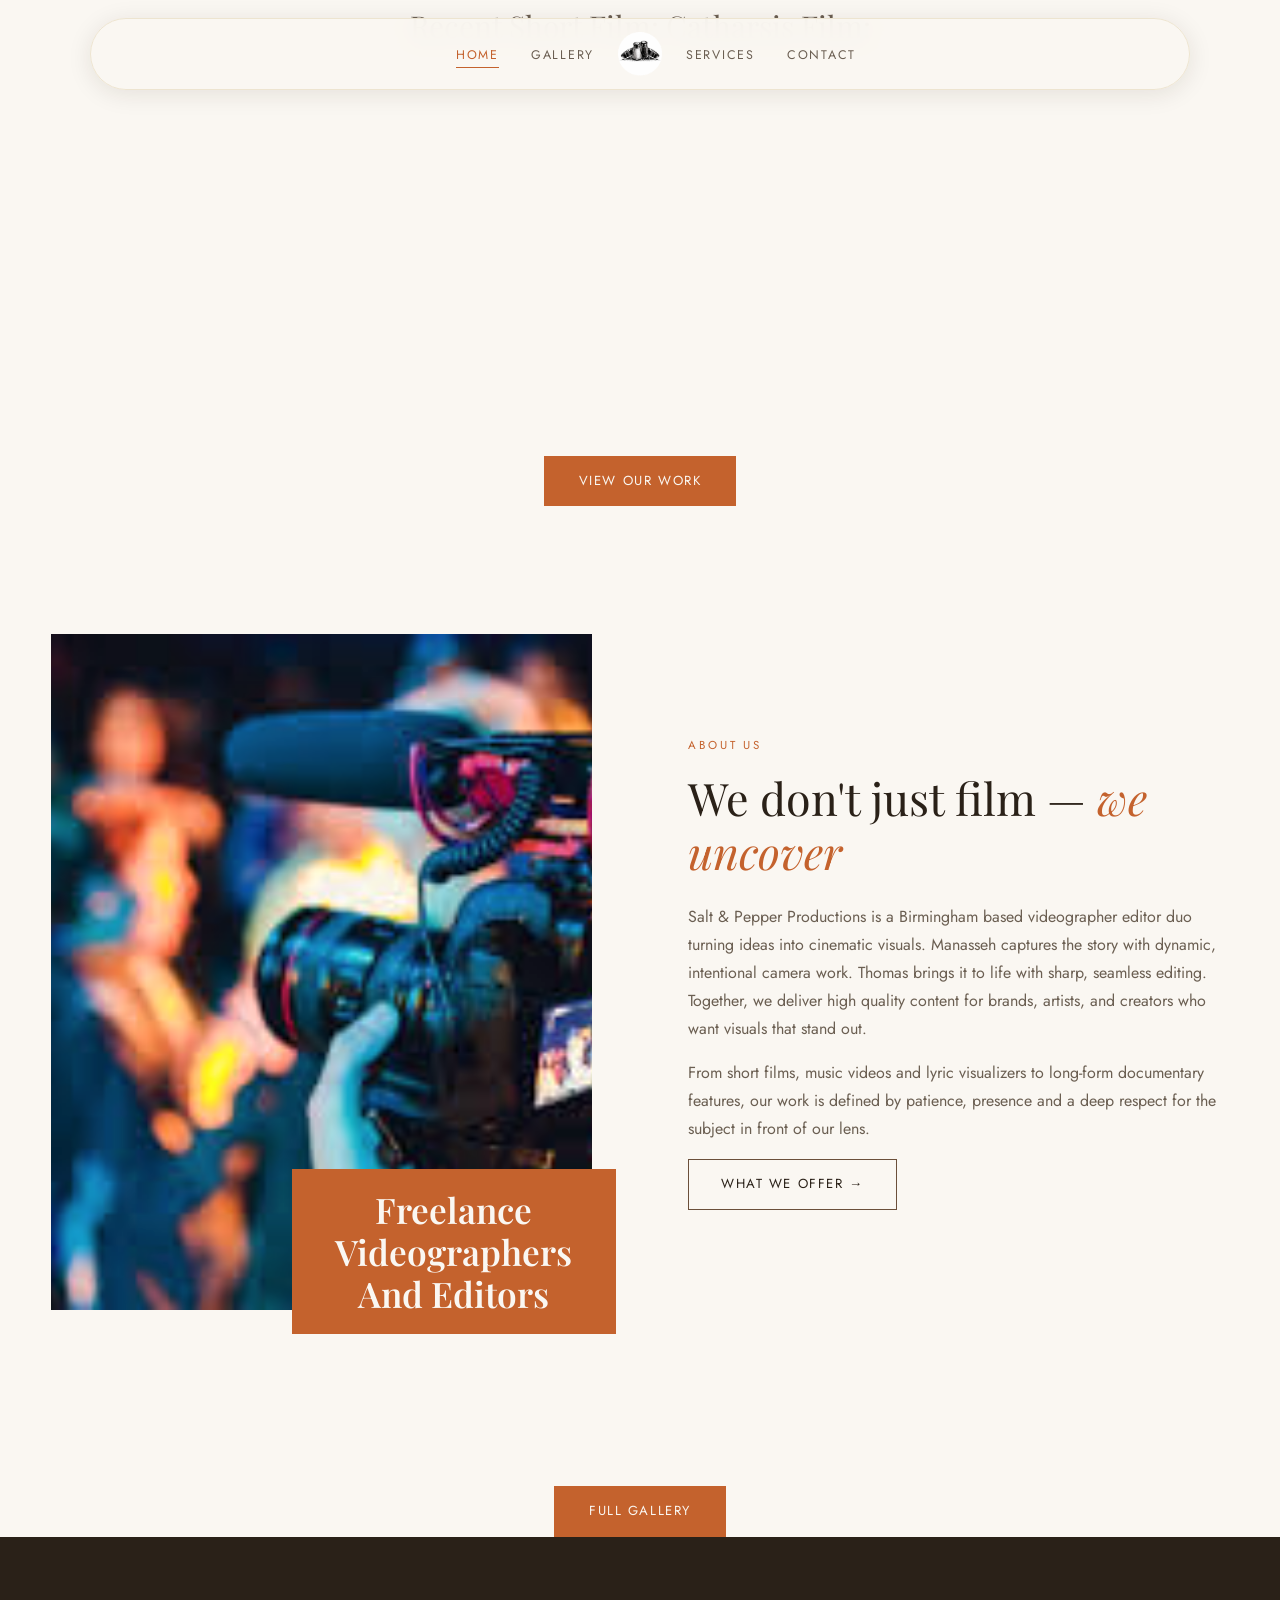
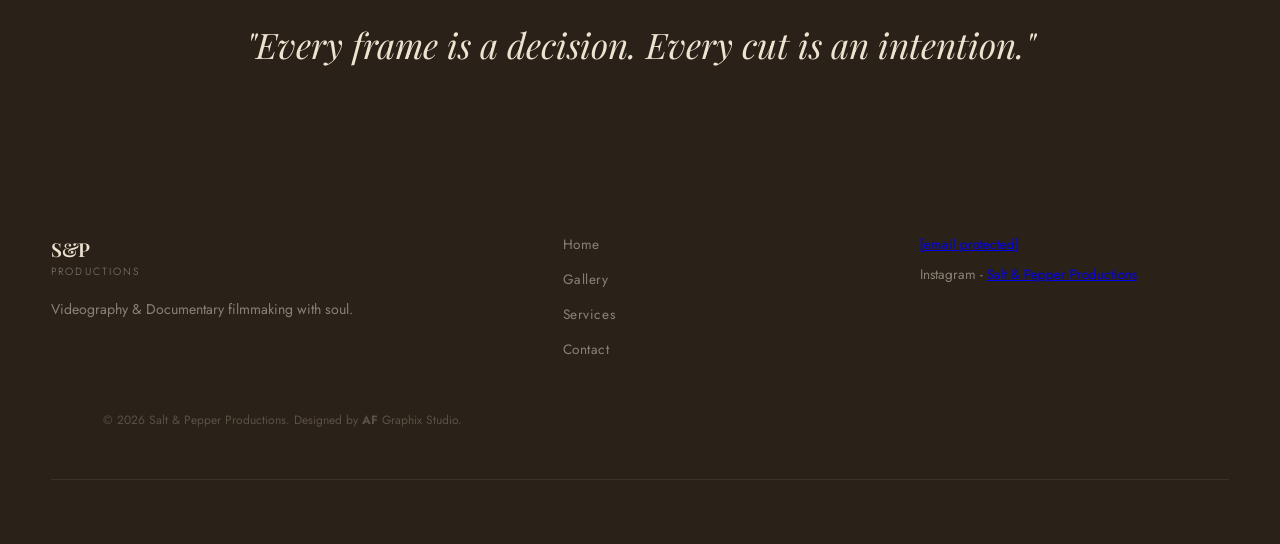
<file: index.html>
<!DOCTYPE html>
<html lang="en">
<head>
<meta charset="UTF-8">
<meta name="viewport" content="width=device-width, initial-scale=1.0">
<title>Salt & Pepper Productions</title>
<link rel="preconnect" href="https://fonts.googleapis.com">
<link rel="preconnect" href="https://fonts.gstatic.com" crossorigin>
<link href="https://fonts.googleapis.com/css2?family=Playfair+Display:ital,wght@0,400;0,600;1,400&family=Jost:wght@300;400;500&display=swap" rel="stylesheet">
<link rel="stylesheet" href="style.css">
</head>
<body>

<!-- NAV -->
<nav class="nav">
  <ul class="nav-links nav-links--left">
    <li><a href="index.html" class="active">Home</a></li>
    <li><a href="gallery.html">Gallery</a></li>
  </ul>
  <a href="index.html" class="nav-logo-img">
    <img src="assets/logo.png" alt="Salt &amp; Pepper Productions" onerror="this.parentElement.classList.add('nav-logo-fallback'); this.style.display='none';">
    <span class="nav-logo-text">S&amp;P<em>Productions</em></span>
  </a>
  <ul class="nav-links nav-links--right">
    <li><a href="services.html">Services</a></li>
    <li><a href="contact.html">Contact</a></li>
  </ul>
  <button class="nav-toggle" onclick="toggleMenu()">&#9776;</button>
</nav>

<!-- HERO VIDEO 
<section class="hero">
  <div class="hero-video-wrap">
    <iframe
      src="assets/logoreply.mp4"
      title="Showreel"
      frameborder="0"
      allow="autoplay"
      allowfullscreen>
    </iframe>
    <div class="hero-overlay"></div>
  </div>
  <div class="scroll-hint">
    <span></span>
    <p>Scroll</p>
  </div>
</section> 
-->

<div class="showreel-title">
  <p class="showreel-text">Recent Short Film: Catharsis Film:</p>
</div>

  <div class="showreel">
    <iframe width="560" height="315" src="https://www.youtube.com/embed/5oevA37QFbI?si=MQeK1iFC71rgewj8" title="YouTube video player" frameborder="0" allow="accelerometer; autoplay; clipboard-write; encrypted-media; gyroscope; picture-in-picture; web-share" referrerpolicy="strict-origin-when-cross-origin" allowfullscreen></iframe>
  </div>

  <div class="hero-content">
    <a href="gallery.html" class="btn-primary">View Our Work</a>
  </div>


<!-- ABOUT SECTION -->
<section class="about" id="about">
  <div class="about-inner">
    <div class="about-image-wrap">
      <div class="about-img-frame">
        <img src="assets/about.jpg" alt="Behind the camera" />
      </div>
      <div class="about-badge">
        <span class="badge-num">Freelance Videographers <br> And Editors</span>
      </div>
    </div>
    <div class="about-text">
      <p class="section-label">About Us</p>
      <h2>We don't just film — <em>we uncover</em></h2>
      <p>Salt &amp; Pepper Productions is a Birmingham based videographer editor duo turning ideas into cinematic visuals.
      Manasseh captures the story with dynamic, intentional camera work.
      Thomas brings it to life with sharp, seamless editing.
      Together, we deliver high quality content for brands, artists, and creators who want visuals that stand out.</p>
      <p>From short films, music videos and lyric visualizers to long-form documentary features, our work is defined by patience, presence and a deep respect for the subject in front of our lens.</p>

      <a href="services.html" class="btn-secondary">What We Offer &rarr;</a>
    </div>
  </div>
</section>

<!-- FEATURED WORK STRIP -->
  <div class="centered" style="margin-top:3rem">
    <a href="gallery.html" class="btn-primary">Full Gallery</a>
  </div>
</section>

<!-- TAGLINE BAND -->
<section class="tagline-band">
  <p>"Every frame is a decision. Every cut is an intention."</p>
</section>

<!-- FOOTER -->
<footer class="footer">
  <div class="footer-inner">
    <div class="footer-brand">
      <span class="footer-logo-text">S&amp;P<span>Productions</span></span>
      <p>Videography &amp; Documentary filmmaking with soul.</p>
    </div>
    <div class="footer-links">
      <a href="index.html">Home</a>
      <a href="gallery.html">Gallery</a>
      <a href="services.html">Services</a>
      <a href="contact.html">Contact</a>
    </div>
    <div class="footer-contact">
      <p><a href="/cdn-cgi/l/email-protection" class="__cf_email__" data-cfemail="85ede0e9e9eac5f6e4e9f1f5e0f5f5e0f7f5f7eae1f0e6f1eceaebf6abe6eae8">[email&#160;protected]</a></p>
      <p>Instagram - <a href="https://www.instagram.com/salt_and_pepper_productions?igsh=aHRsMHmhZzBmZnc4">Salt & Pepper Productions</a>  </p>
    </div>
    <div class="footer-links">
     <p class="footer-copy">&copy; 2026 Salt &amp; Pepper Productions. Designed by <strong>AF</strong> Graphix Studio.</p>
    </div>
  </div>
  </footer>
<script src="main.js"></script>
</body>
</html>
</file>
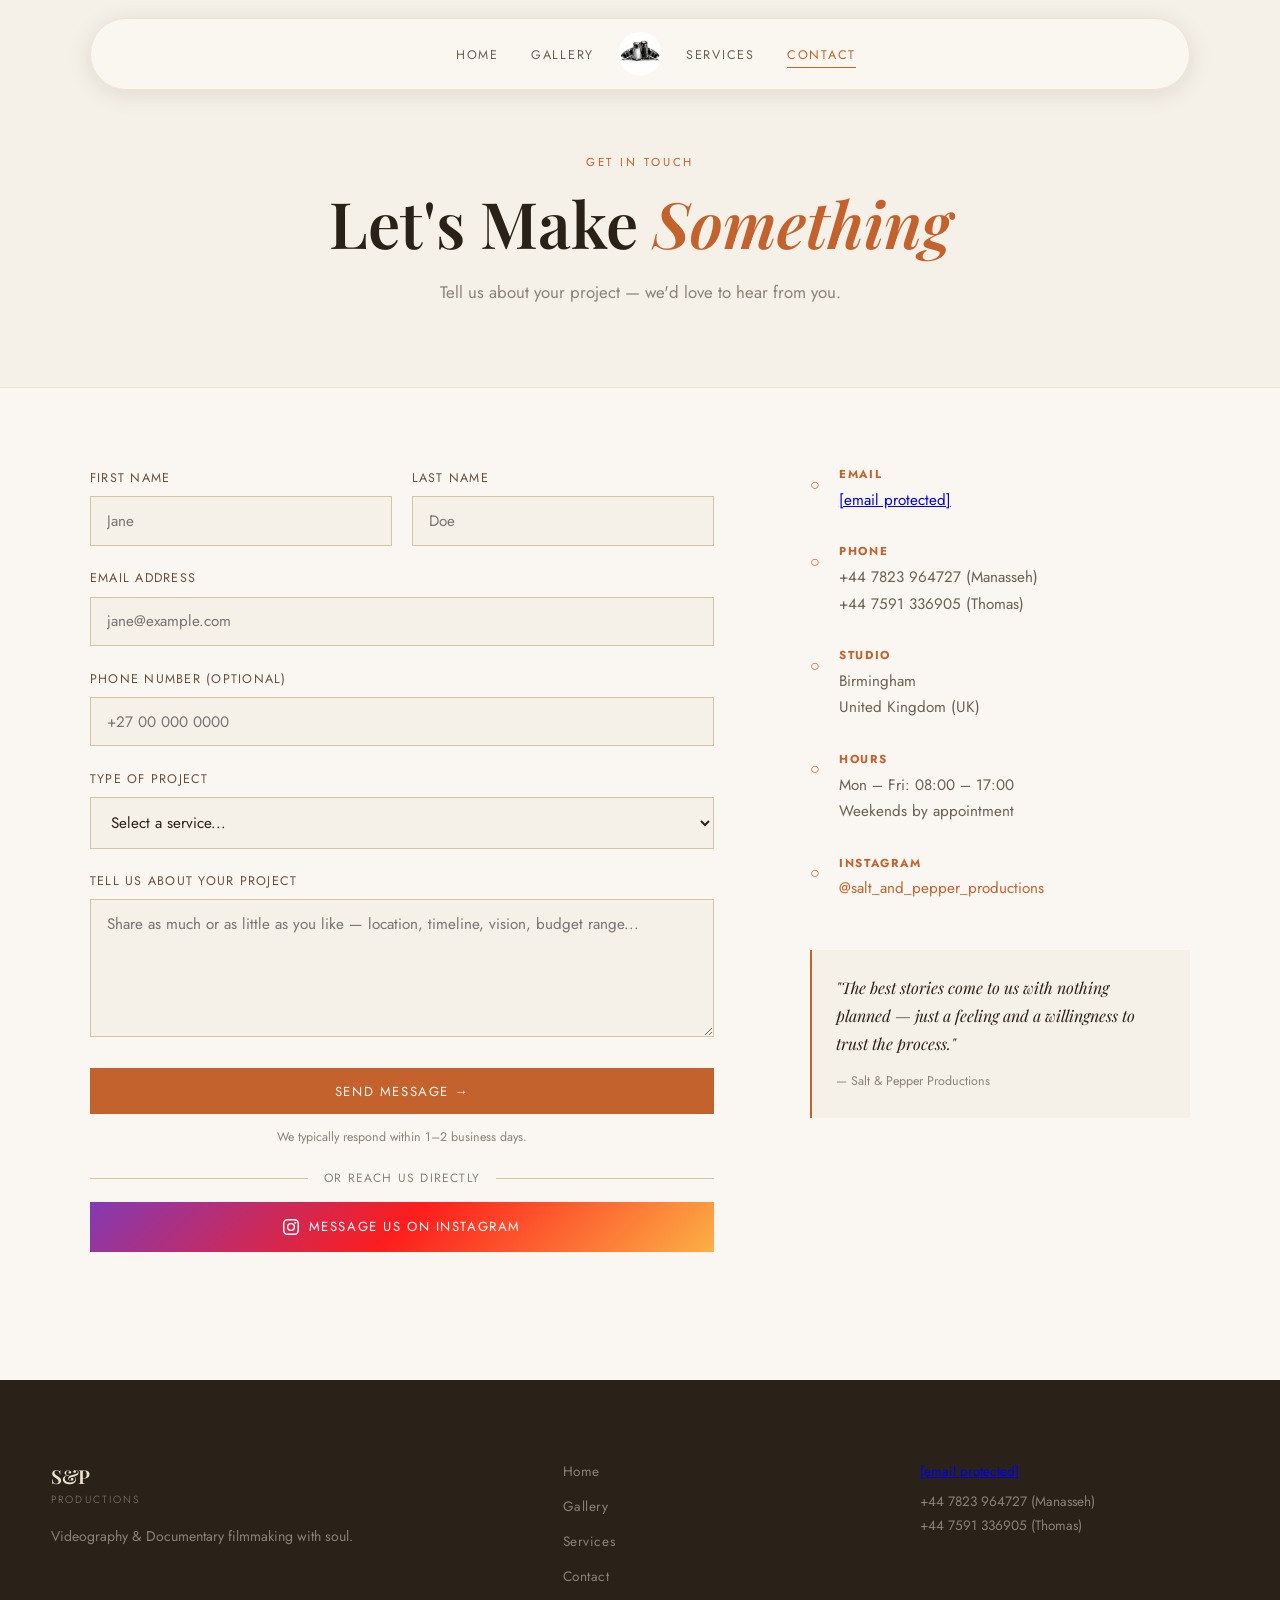
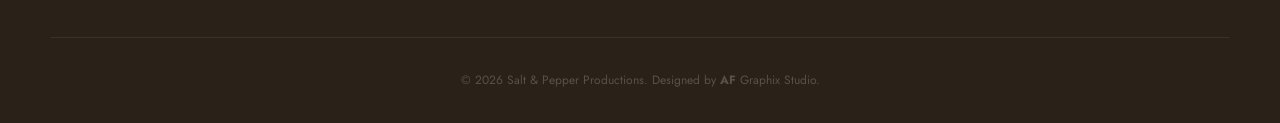
<file: contact.html>
<!DOCTYPE html>
<html lang="en">
<head>
<meta charset="UTF-8">
<meta name="viewport" content="width=device-width, initial-scale=1.0">
<title>Contact — Salt & Pepper Productions</title>
<link rel="preconnect" href="https://fonts.googleapis.com">
<link rel="preconnect" href="https://fonts.gstatic.com" crossorigin>
<link href="https://fonts.googleapis.com/css2?family=Playfair+Display:ital,wght@0,400;0,600;1,400&family=Jost:wght@300;400;500&display=swap" rel="stylesheet">
<link rel="stylesheet" href="style.css">
</head>
<body>

<!-- NAV -->
<nav class="nav">
  <ul class="nav-links nav-links--left">
    <li><a href="index.html">Home</a></li>
    <li><a href="gallery.html">Gallery</a></li>
  </ul>
  <a href="index.html" class="nav-logo-img">
    <img src="assets/logo.png" alt="Salt &amp; Pepper Productions" onerror="this.parentElement.classList.add('nav-logo-fallback'); this.style.display='none';">
    <span class="nav-logo-text">S&amp;P<em>Productions</em></span>
  </a>
  <ul class="nav-links nav-links--right">
    <li><a href="services.html">Services</a></li>
    <li><a href="contact.html" class="active">Contact</a></li>
  </ul>
  <button class="nav-toggle" onclick="toggleMenu()">&#9776;</button>
</nav>

<!-- PAGE HEADER -->
<header class="page-header">
  <p class="section-label">Get in Touch</p>
  <h1>Let's Make <em>Something</em></h1>
  <p class="page-header-sub">Tell us about your project — we'd love to hear from you.</p>
</header>

<!-- CONTACT LAYOUT -->
<section class="contact-section">
  <div class="contact-inner">

    <!-- FORM -->
    <div class="contact-form-wrap">
      <form class="contact-form" id="contact-form" onsubmit="handleSubmit(event)">
        <div class="form-row">
          <div class="form-group">
            <label for="fname">First Name</label>
            <input type="text" id="fname" name="fname" placeholder="Jane" required>
          </div>
          <div class="form-group">
            <label for="lname">Last Name</label>
            <input type="text" id="lname" name="lname" placeholder="Doe" required>
          </div>
        </div>
        <div class="form-group">
          <label for="from_email">Email Address</label>
          <input type="email" id="email" name="email" placeholder="jane@example.com" required>
        </div>
        <div class="form-group">
          <label for="phone">Phone Number (optional)</label>
          <input type="tel" id="phone" name="phone" placeholder="+27 00 000 0000">
        </div>
        <div class="form-group">
          <label for="service">Type of Project</label>
          <select id="service" name="service">
            <option value="" disabled selected>Select a service...</option>
            <option value="documentary">Documentary</option>
            <option value="wedding">Music Video &amp; Event Film</option>
            <option value="corporate">Promo / Advert &amp; Brand Film</option>
            <option value="shortfilm">Short Film</option>
            <option value="other">Other / Not sure yet</option>
          </select>
        </div>
        <div class="form-group">
          <label for="message">Tell Us About Your Project</label>
          <textarea id="message" name="message" rows="5" placeholder="Share as much or as little as you like — location, timeline, vision, budget range..." required></textarea>
        </div>
        <button type="submit" class="btn-primary btn-full">Send Message &rarr;</button>
        <p class="form-note">We typically respond within 1–2 business days.</p>
        <div class="form-divider"><span>or reach us directly</span></div>
        <a href="https://www.instagram.com/salt_and_pepper_productions" target="_blank" rel="noopener noreferrer" class="btn-instagram btn-full">
          <svg xmlns="http://www.w3.org/2000/svg" viewBox="0 0 24 24" fill="currentColor" width="16" height="16" aria-hidden="true"><path d="M12 2.163c3.204 0 3.584.012 4.85.07 1.366.062 2.633.334 3.608 1.308.975.975 1.246 2.242 1.308 3.608.058 1.266.07 1.646.07 4.85s-.012 3.584-.07 4.85c-.062 1.366-.334 2.633-1.308 3.608-.975.975-2.242 1.246-3.608 1.308-1.266.058-1.646.07-4.85.07s-3.584-.012-4.85-.07c-1.366-.062-2.633-.334-3.608-1.308-.975-.975-1.246-2.242-1.308-3.608C2.175 15.584 2.163 15.204 2.163 12s.012-3.584.07-4.85c.062-1.366.334-2.633 1.308-3.608C4.516 2.497 5.783 2.225 7.15 2.163 8.416 2.105 8.796 2.163 12 2.163zm0-2.163C8.741 0 8.333.014 7.053.072 5.197.157 3.355.673 2.014 2.014.673 3.355.157 5.197.072 7.053.014 8.333 0 8.741 0 12c0 3.259.014 3.668.072 4.948.085 1.856.601 3.698 1.942 5.038 1.341 1.341 3.183 1.857 5.038 1.942C8.333 23.986 8.741 24 12 24s3.667-.014 4.947-.072c1.856-.085 3.698-.601 5.038-1.942 1.341-1.34 1.857-3.182 1.942-5.038C23.986 15.667 24 15.259 24 12c0-3.259-.014-3.667-.072-4.947-.085-1.856-.601-3.698-1.942-5.038C20.645.673 18.803.157 16.947.072 15.667.014 15.259 0 12 0zm0 5.838a6.162 6.162 0 1 0 0 12.324 6.162 6.162 0 0 0 0-12.324zm0 10.162a4 4 0 1 1 0-8 4 4 0 0 1 0 8zm6.406-11.845a1.44 1.44 0 1 0 0 2.881 1.44 1.44 0 0 0 0-2.881z"/></svg>
          Message us on Instagram
        </a>
      </form>
      <div class="form-success" id="form-success">
        <div class="success-icon">&#10003;</div>
        <h3>Message received!</h3>
        <p>Thank you for reaching out. We'll be in touch within 1–2 business days.</p>
        <a href="index.html" class="btn-secondary">Back to Home</a>
      </div>
    </div>

    <!-- CONTACT INFO -->
    <div class="contact-info">
      <div class="contact-detail">
        <span class="contact-icon">&#9675;</span>
        <div>
          <h4>Email</h4>
          <p><a href="/cdn-cgi/l/email-protection" class="__cf_email__" data-cfemail="f9919c959596b98a98958d899c89899c8b898b969d8c9a8d9096978ad79a9694">[email&#160;protected]</a></p>
        </div>
      </div>
      <div class="contact-detail">
        <span class="contact-icon">&#9675;</span>
        <div>
          <h4>Phone</h4>
          <p>+44 7823 964727 (Manasseh) <br>+44 7591 336905 (Thomas)</p>
        </div>
      </div>
      <div class="contact-detail">
        <span class="contact-icon">&#9675;</span>
        <div>
          <h4>Studio</h4>
          <p>Birmingham<br>United Kingdom (UK)</p>
        </div>
      </div>
      <div class="contact-detail">
        <span class="contact-icon">&#9675;</span>
        <div>
          <h4>Hours</h4>
          <p>Mon – Fri: 08:00 – 17:00<br>Weekends by appointment</p>
        </div>
      </div>
      <div class="contact-detail">
        <span class="contact-icon">&#9675;</span>
        <div>
          <h4>Instagram</h4>
          <p><a href="https://www.instagram.com/salt_and_pepper_productions" target="_blank" rel="noopener noreferrer" style="color:var(--accent);text-decoration:none;">@salt_and_pepper_productions</a></p>
        </div>
      </div>

      <div class="contact-quote">
        <p>"The best stories come to us with nothing planned — just a feeling and a willingness to trust the process."</p>
        <span>— Salt &amp; Pepper Productions</span>
      </div>
    </div>

  </div>
</section>

<!-- FOOTER -->
<footer class="footer">
  <div class="footer-inner">
    <div class="footer-brand">
      <span class="footer-logo-text">S&amp;P<span>Productions</span></span>
      <p>Videography &amp; Documentary filmmaking with soul.</p>
    </div>
    <div class="footer-links">
      <a href="index.html">Home</a>
      <a href="gallery.html">Gallery</a>
      <a href="services.html">Services</a>
      <a href="contact.html">Contact</a>
    </div>
    <div class="footer-contact">
      <p><a href="/cdn-cgi/l/email-protection" class="__cf_email__" data-cfemail="bfd7dad3d3d0ffccded3cbcfdacfcfdacfdacddacb">[email&#160;protected]</a></p>
      <p>+44 7823 964727 (Manasseh) <br>+44 7591 336905 (Thomas)</p>
    </div>
  </div>
  <p class="footer-copy">&copy; 2026 Salt &amp; Pepper Productions. Designed by <strong>AF</strong> Graphix Studio.</p>
</footer>
<script src="main.js"></script>
</body>
</html>
</file>
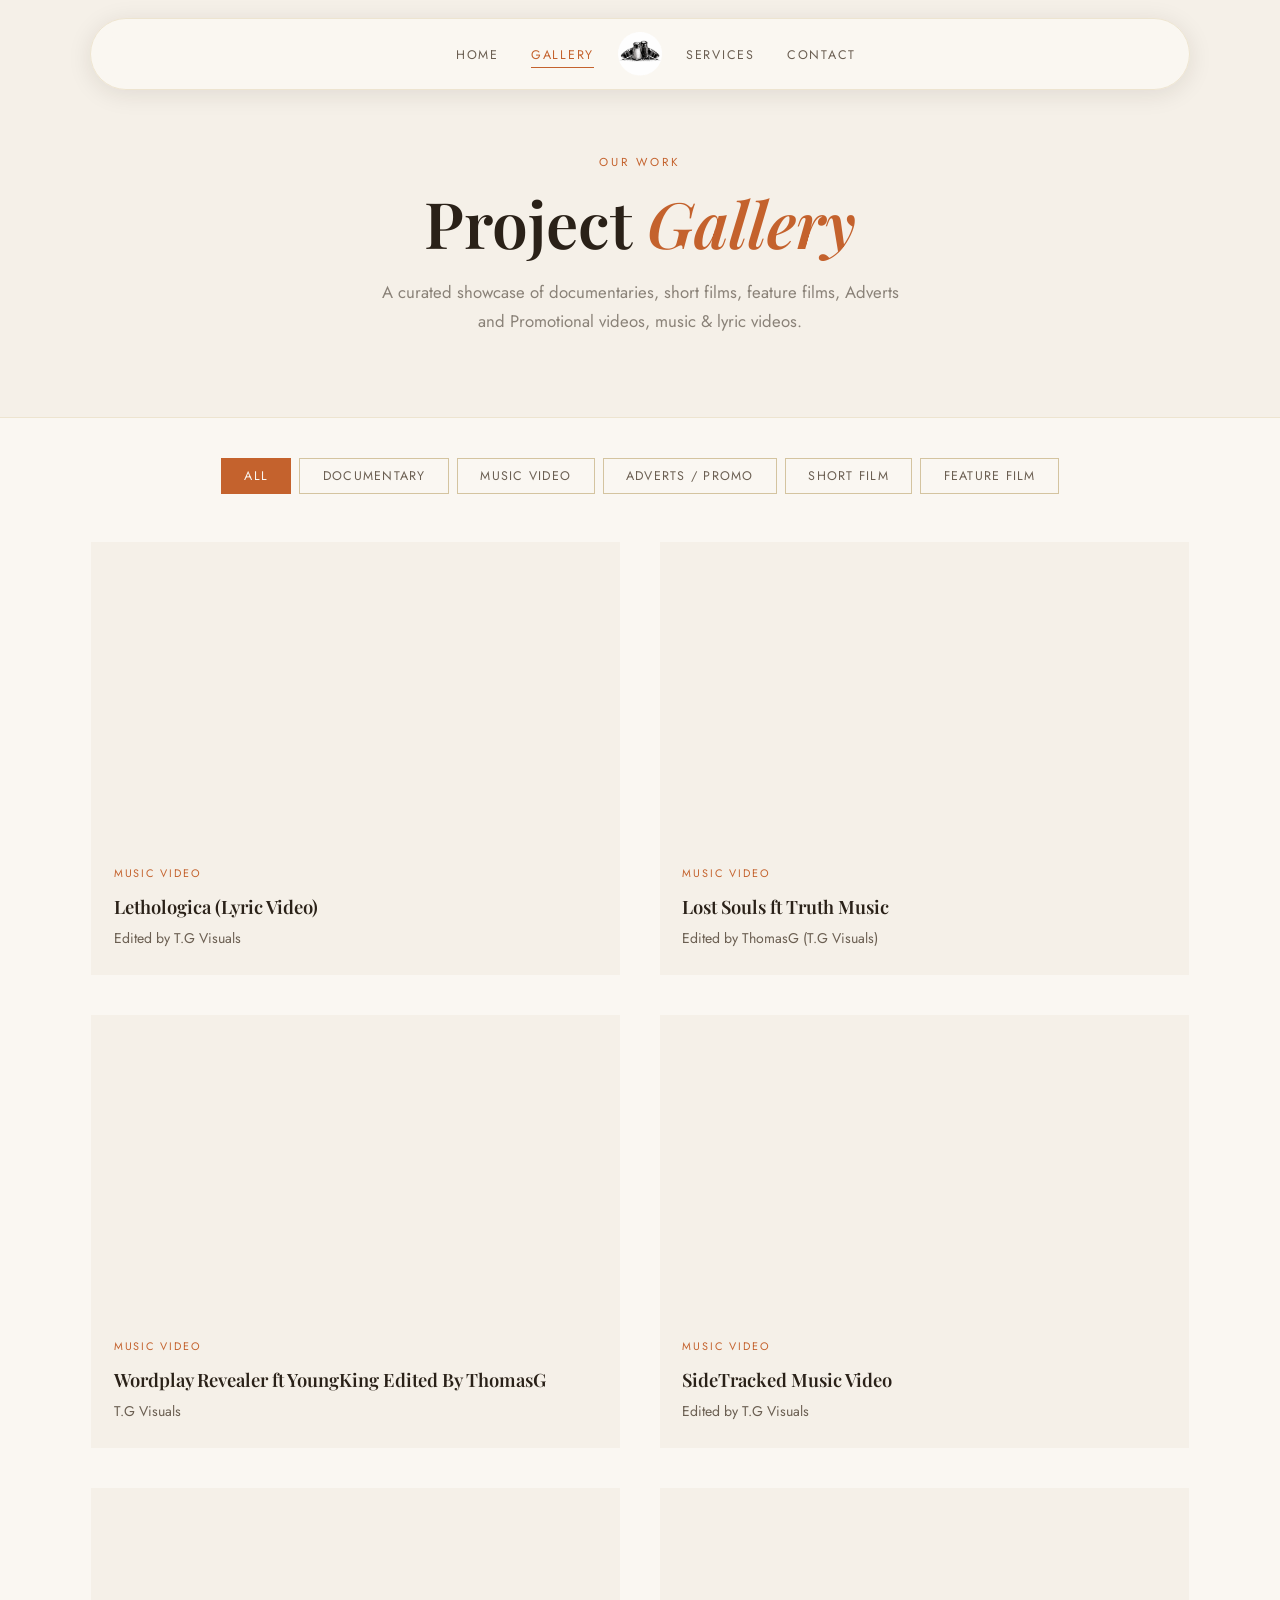
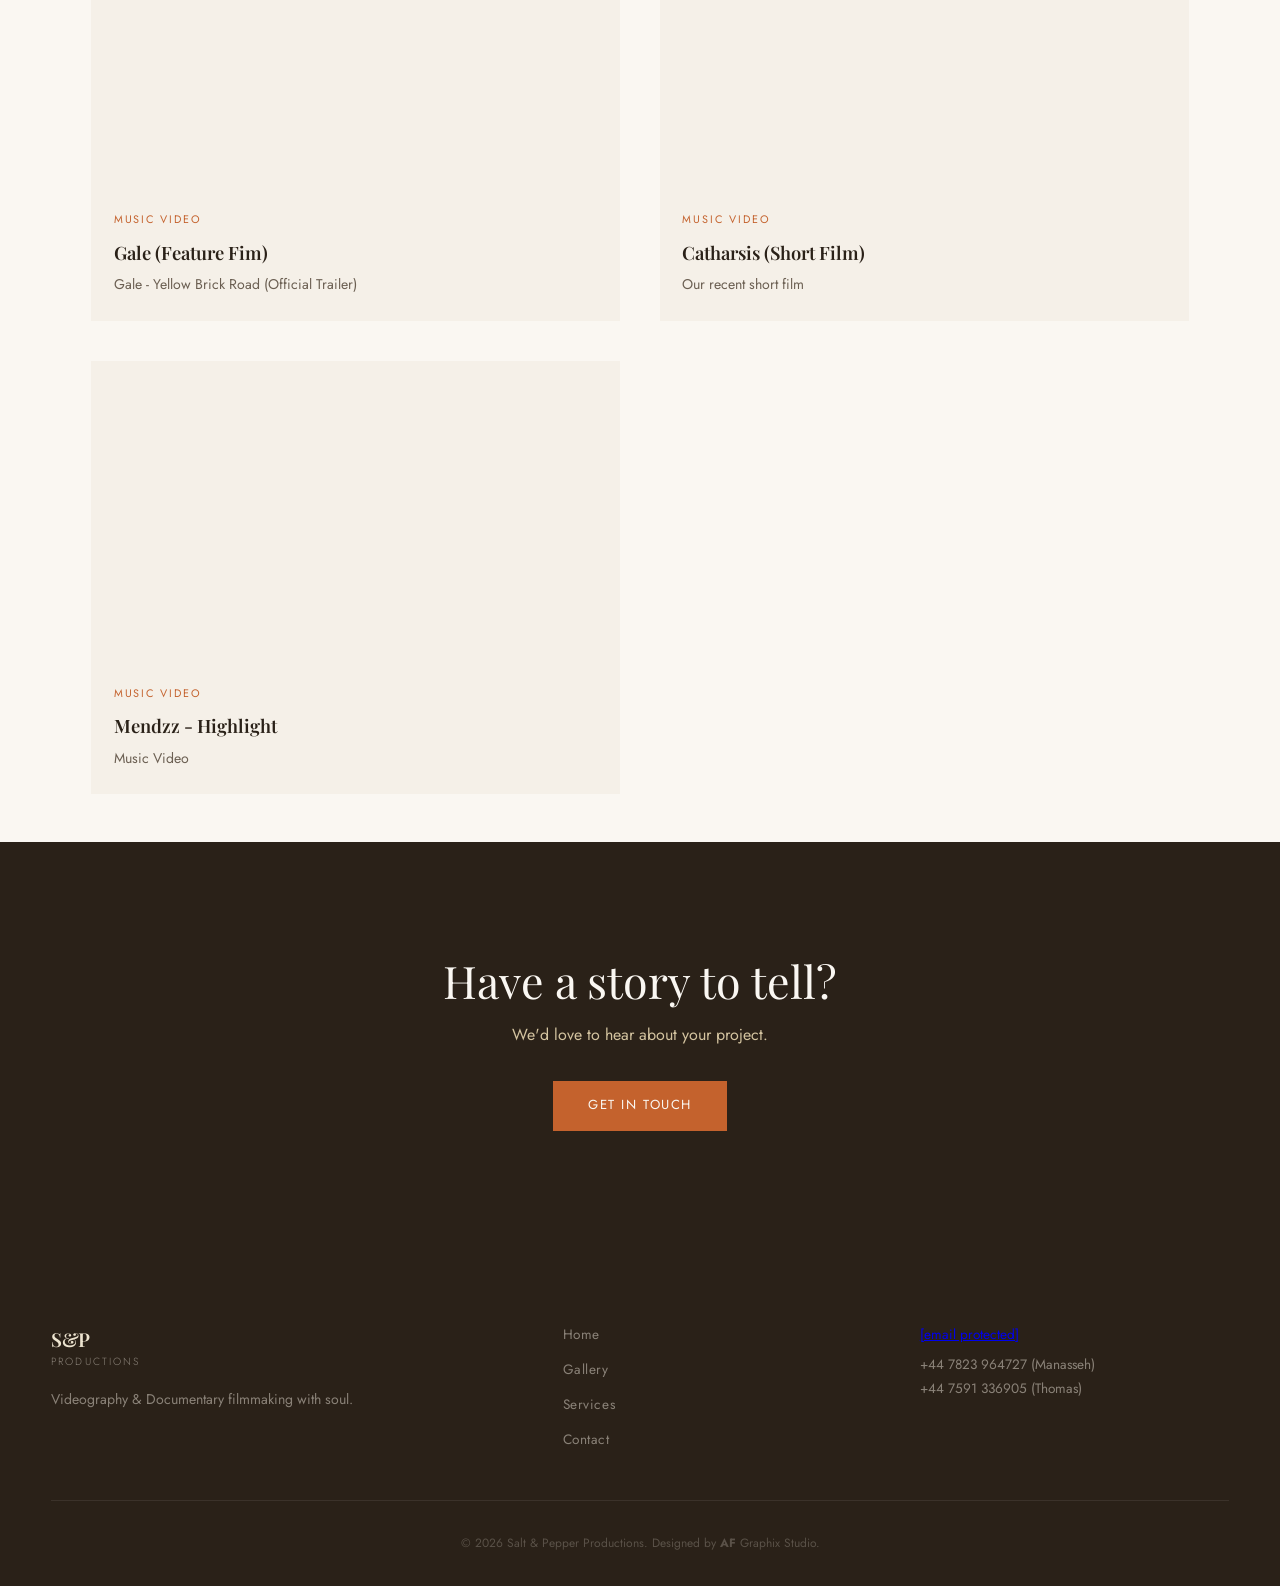
<file: gallery.html>
<!DOCTYPE html>
<html lang="en">
<head>
<meta charset="UTF-8">
<meta name="viewport" content="width=device-width, initial-scale=1.0">
<title>Gallery — Salt & Pepper Productions</title>
<link rel="preconnect" href="https://fonts.googleapis.com">
<link rel="preconnect" href="https://fonts.gstatic.com" crossorigin>
<link href="https://fonts.googleapis.com/css2?family=Playfair+Display:ital,wght@0,400;0,600;1,400&family=Jost:wght@300;400;500&display=swap" rel="stylesheet">
<link rel="stylesheet" href="style.css">
</head>
<body>

<!-- NAV -->
<nav class="nav">
  <ul class="nav-links nav-links--left">
    <li><a href="index.html">Home</a></li>
    <li><a href="gallery.html" class="active">Gallery</a></li>
  </ul>
  <a href="index.html" class="nav-logo-img">
    <img src="assets/logo.png" alt="Salt &amp; Pepper Productions" onerror="this.parentElement.classList.add('nav-logo-fallback'); this.style.display='none';">
    <span class="nav-logo-text">S&amp;P<em>Productions</em></span>
  </a>
  <ul class="nav-links nav-links--right">
    <li><a href="services.html">Services</a></li>
    <li><a href="contact.html">Contact</a></li>
  </ul>
  <button class="nav-toggle" onclick="toggleMenu()">&#9776;</button>
</nav>

<!-- PAGE HEADER -->
<header class="page-header">
  <p class="section-label">Our Work</p>
  <h1>Project <em>Gallery</em></h1>
  <p class="page-header-sub">A curated showcase of documentaries, short films, feature films, Adverts and Promotional videos, music &amp; lyric videos.</p>
</header>

<!-- FILTER TABS -->
<div class="filter-bar">
  <button class="filter-btn active" onclick="filterVideos('all', this)">All</button>
  <button class="filter-btn" onclick="filterVideos('documentary', this)">Documentary</button>
  <button class="filter-btn" onclick="filterVideos('musicvideo', this)">Music Video</button>
  <button class="filter-btn" onclick="filterVideos('promo', this)">Adverts / Promo</button>
  <button class="filter-btn" onclick="filterVideos('shortfilm', this)">Short Film</button>
  <button class="filter-btn" onclick="filterVideos('featfilm', this)">Feature Film</button>
</div>

<!-- VIDEO GRID -->
<section class="gallery-grid" id="gallery-grid">

  <div class="video-card" data-category="musicvideo">
    <div class="video-embed">
      <iframe width="560" height="315" src="https://www.youtube.com/embed/L2N7ANQQc_E?si=aSwqm9EO8okC7VlM" title="YouTube video player" frameborder="0" allow="accelerometer; autoplay; clipboard-write; encrypted-media; gyroscope; picture-in-picture; web-share" referrerpolicy="strict-origin-when-cross-origin" allowfullscreen></iframe>
    </div>
    <div class="video-meta">
      <span class="feat-tag">Music Video</span>
      <h3>Lethologica (Lyric Video)</h3>
      <p>Edited by T.G Visuals</p>
    </div>
  </div>

  <div class="video-card" data-category="musicvideo">
    <div class="video-embed">
      <iframe width="560" height="315" src="https://www.youtube.com/embed/hnR95Bcwbyw?si=CtmjpszybO-W1UsM" title="YouTube video player" frameborder="0" allow="accelerometer; autoplay; clipboard-write; encrypted-media; gyroscope; picture-in-picture; web-share" referrerpolicy="strict-origin-when-cross-origin" allowfullscreen></iframe>
    </div>
    <div class="video-meta">
      <span class="feat-tag">Music Video</span>
      <h3>Lost Souls ft Truth Music</h3>
      <p>Edited by ThomasG (T.G Visuals)</p>
    </div>
  </div>

  <div class="video-card" data-category="musicvideo">
    <div class="video-embed">
      <iframe width="560" height="315" src="https://www.youtube.com/embed/8VO9LsrX7sM?si=glJu1tTOuMeHMEU9" title="YouTube video player" frameborder="0" allow="accelerometer; autoplay; clipboard-write; encrypted-media; gyroscope; picture-in-picture; web-share" referrerpolicy="strict-origin-when-cross-origin" allowfullscreen></iframe>
    </div>
    <div class="video-meta">
      <span class="feat-tag">Music Video</span>
      <h3>Wordplay Revealer ft YoungKing Edited By ThomasG</h3>
      <p>T.G Visuals</p>
    </div>
  </div>

  <div class="video-card" data-category="musicvideo">
    <div class="video-embed">
      <iframe width="560" height="315" src="https://www.youtube.com/embed/aUexsHwU-lA?si=L07F420nZqs1qk4_" title="YouTube video player" frameborder="0" allow="accelerometer; autoplay; clipboard-write; encrypted-media; gyroscope; picture-in-picture; web-share" referrerpolicy="strict-origin-when-cross-origin" allowfullscreen></iframe>
    </div>
    <div class="video-meta">
      <span class="feat-tag">Music Video</span>
      <h3>SideTracked Music Video</h3>
      <p>Edited by T.G Visuals</p>
    </div>
  </div>

  <div class="video-card" data-category="featfilm">
    <div class="video-embed">
      <iframe width="560" height="315" src="https://www.youtube.com/embed/vfdaizGLg1g?si=suz4fLsgndt3QglO" title="YouTube video player" frameborder="0" allow="accelerometer; autoplay; clipboard-write; encrypted-media; gyroscope; picture-in-picture; web-share" referrerpolicy="strict-origin-when-cross-origin" allowfullscreen></iframe>
    </div>
    <div class="video-meta">
      <span class="feat-tag">Music Video</span>
      <h3>Gale (Feature Fim)</h3>
      <p>Gale - Yellow Brick Road (Official Trailer)</p>
    </div>
  </div>

  <div class="video-card" data-category="shortfilm">
    <div class="video-embed">
      <iframe width="560" height="315" src="https://www.youtube.com/embed/5oevA37QFbI?si=iLC7EhpHpsHIO5sV" title="YouTube video player" frameborder="0" allow="accelerometer; autoplay; clipboard-write; encrypted-media; gyroscope; picture-in-picture; web-share" referrerpolicy="strict-origin-when-cross-origin" allowfullscreen></iframe>
    </div>
    <div class="video-meta">
      <span class="feat-tag">Music Video</span>
      <h3>Catharsis (Short Film)</h3>
      <p>Our recent short film</p>
    </div>
  </div>

  <div class="video-card" data-category="musicvideo">
    <div class="video-embed">
      <iframe width="560" height="315" src="https://www.youtube.com/embed/3UBXSyTeO94?si=K0HDWY4OfPuT_OBr" title="YouTube video player" frameborder="0" allow="accelerometer; autoplay; clipboard-write; encrypted-media; gyroscope; picture-in-picture; web-share" referrerpolicy="strict-origin-when-cross-origin" allowfullscreen></iframe>
    </div>
    <div class="video-meta">
      <span class="feat-tag">Music Video</span>
      <h3>Mendzz - Highlight</h3>
      <p>Music Video</p>
    </div>
  </div>

</section>

<!-- CTA -->
<section class="gallery-cta">
  <h2>Have a story to tell?</h2>
  <p>We'd love to hear about your project.</p>
  <a href="contact.html" class="btn-primary">Get in Touch</a>
</section>

<!-- FOOTER -->
<footer class="footer">
  <div class="footer-inner">
    <div class="footer-brand">
      <span class="footer-logo-text">S&amp;P<span>Productions</span></span>
      <p>Videography &amp; Documentary filmmaking with soul.</p>
    </div>
    <div class="footer-links">
      <a href="index.html">Home</a>
      <a href="gallery.html">Gallery</a>
      <a href="services.html">Services</a>
      <a href="contact.html">Contact</a>
    </div>
    <div class="footer-contact">
      <p><a href="/cdn-cgi/l/email-protection" class="__cf_email__" data-cfemail="80e8e5ececefc0f3e1ecf4f0e5f0f0e5f2f0f2efe4f5e3f4e9efeef3aee3efed">[email&#160;protected]</a></p>
      <p>+44 7823 964727 (Manasseh) <br>+44 7591 336905 (Thomas)</p>
    </div>
  </div>
  <p class="footer-copy">&copy; 2026 Salt &amp; Pepper Productions. Designed by <strong>AF</strong> Graphix Studio.</p>
</footer>
<script src="main.js"></script>
</body>
</html>
</file>
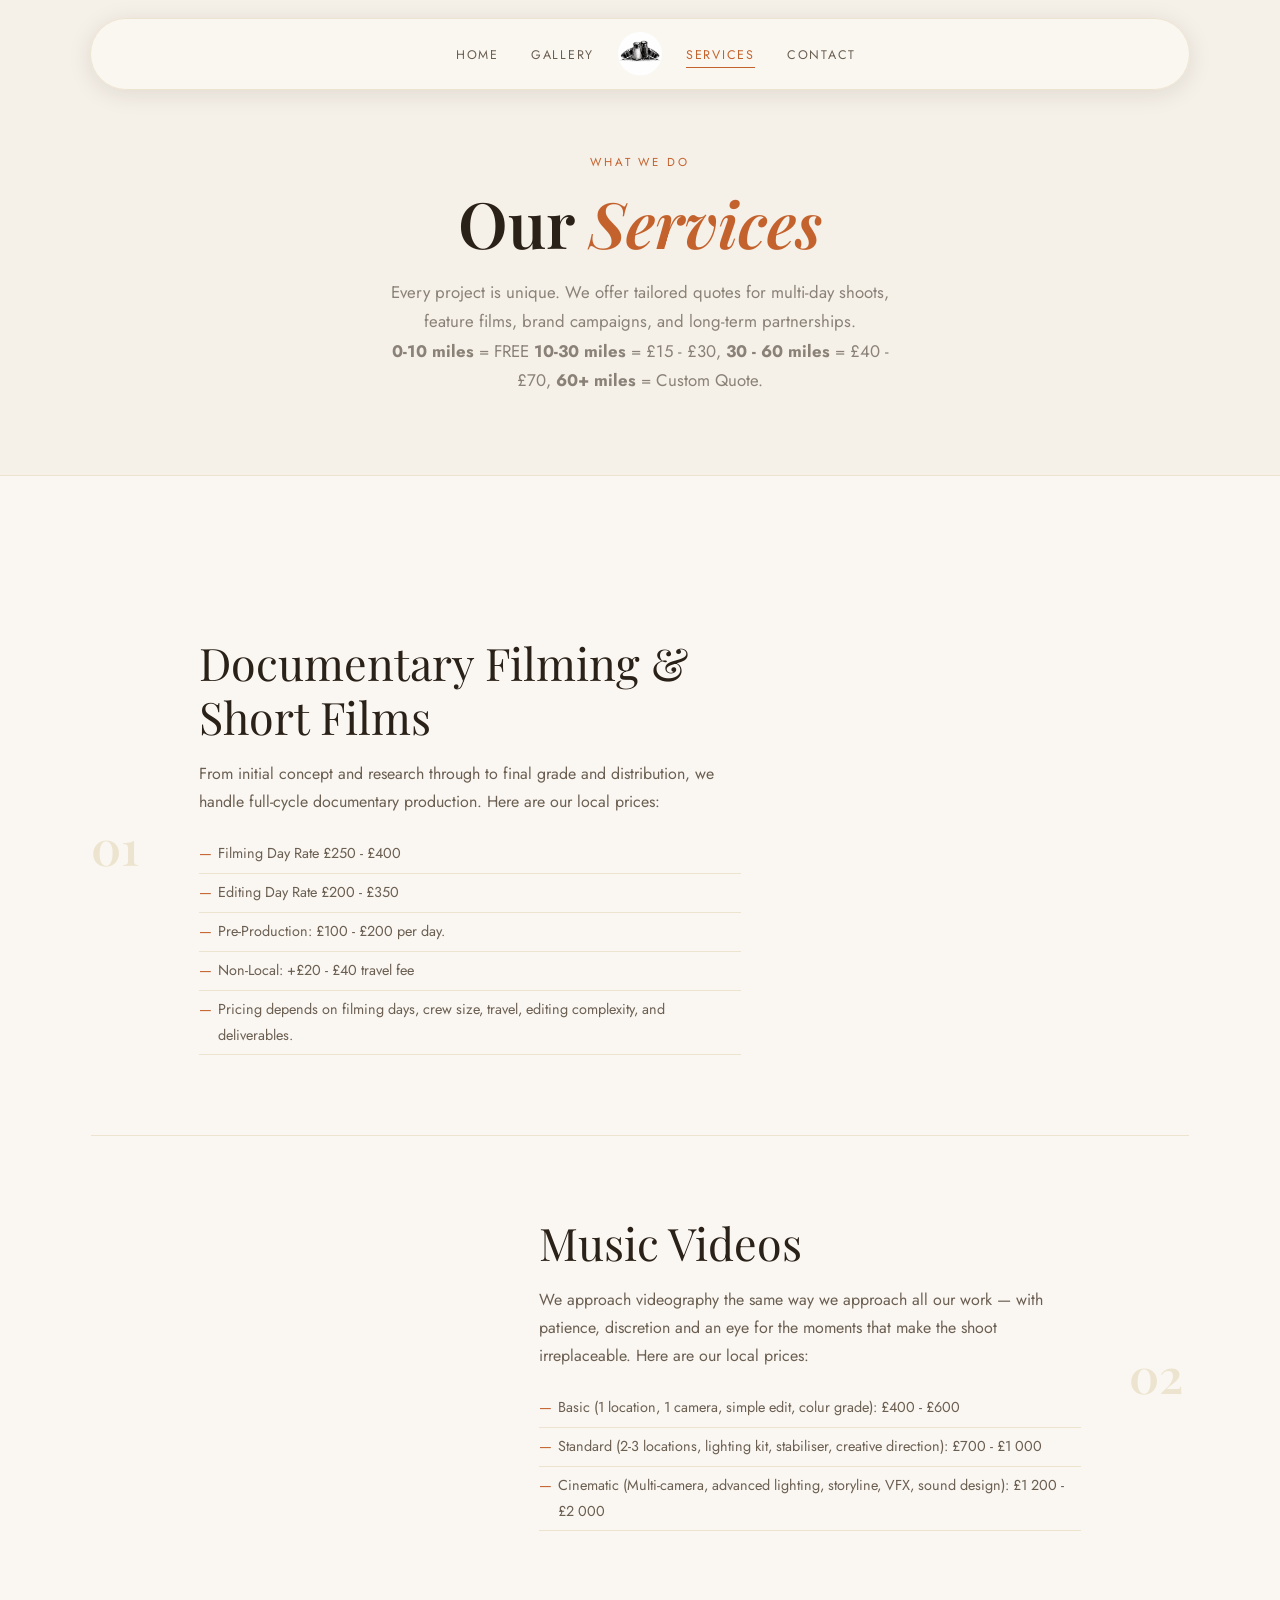
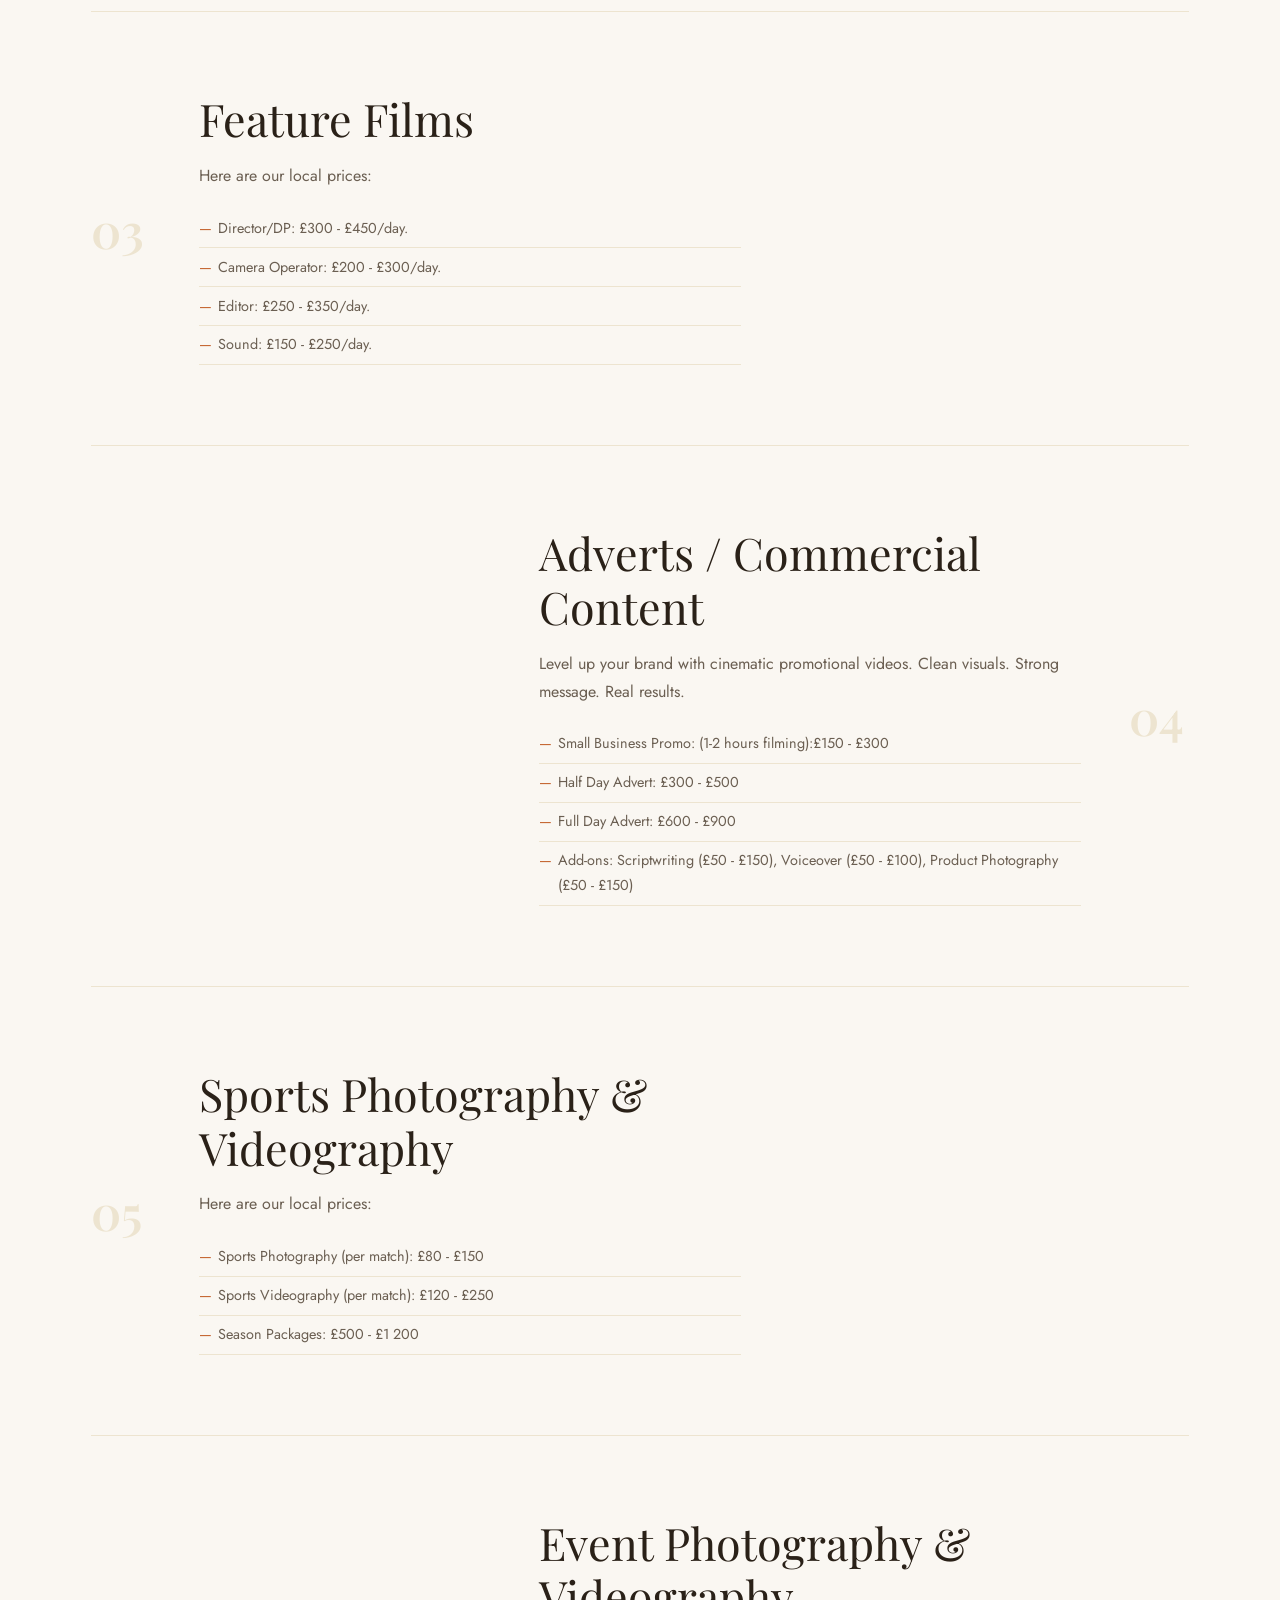
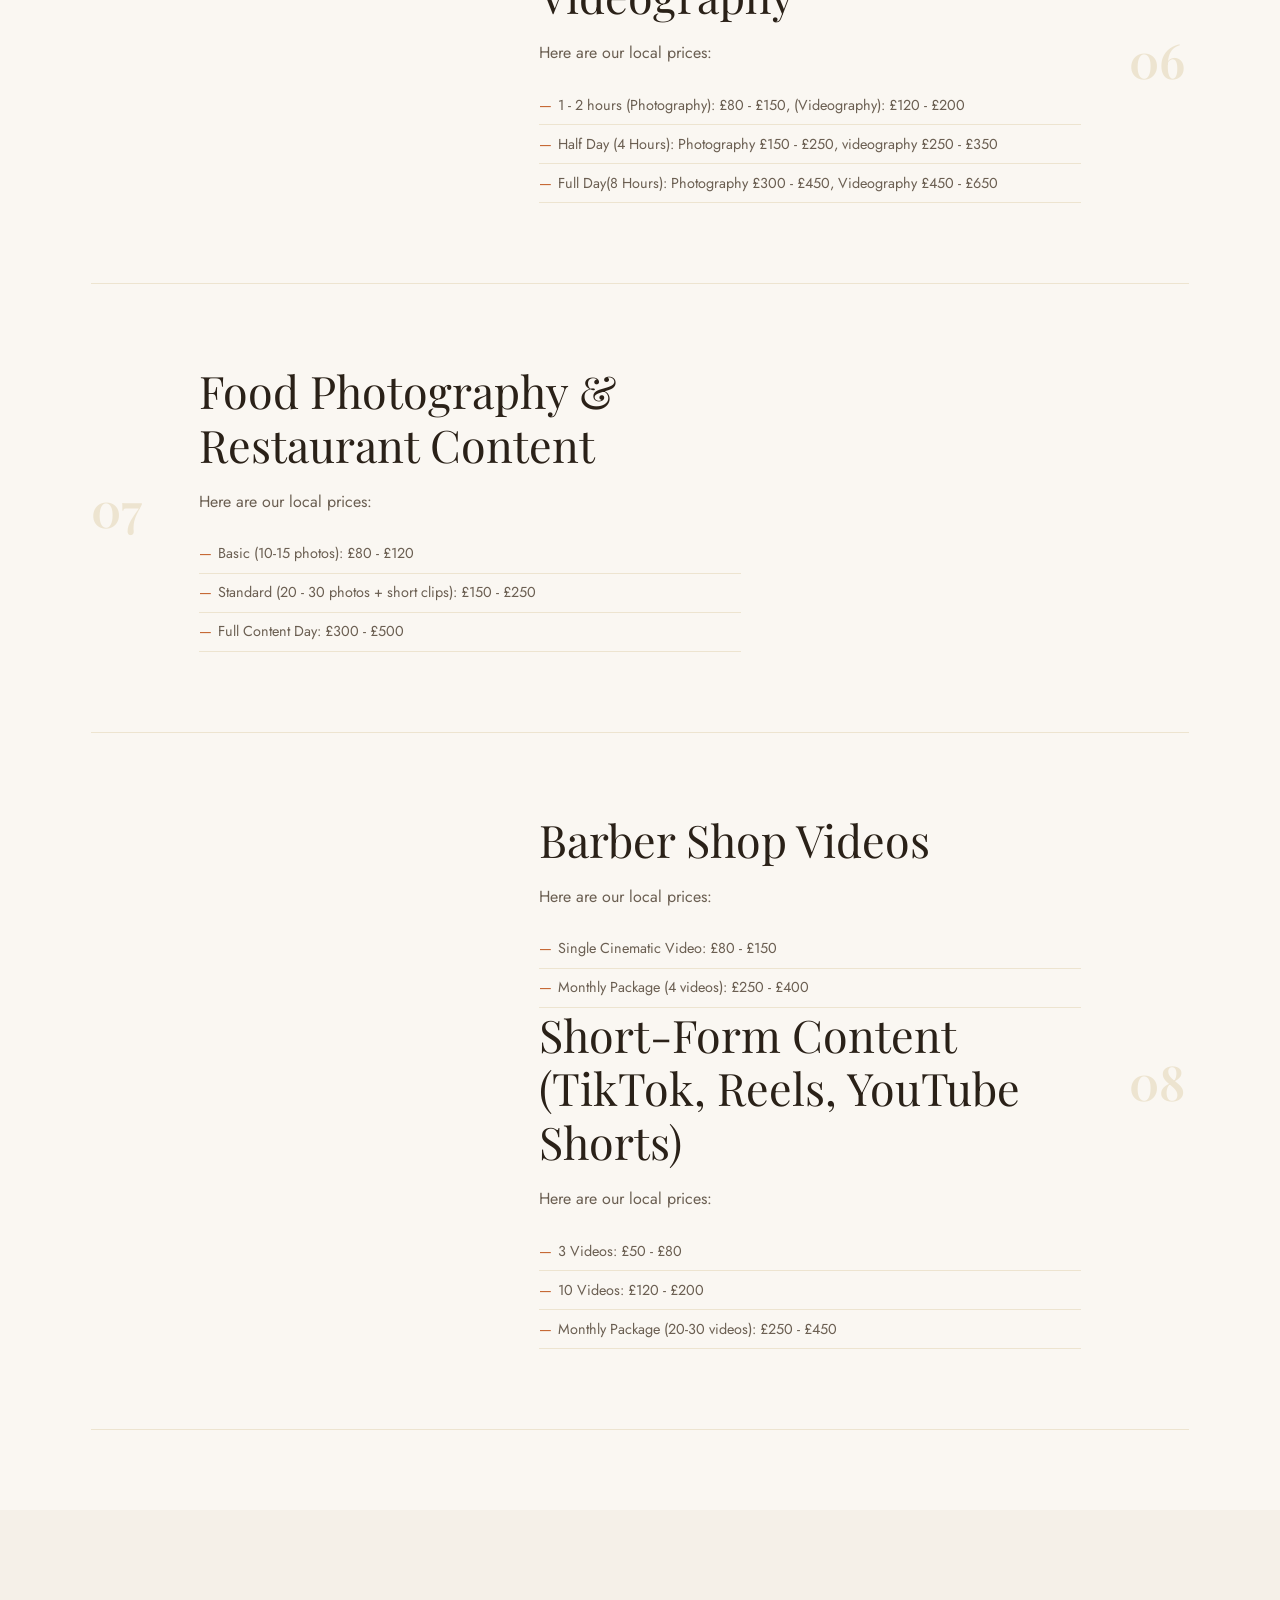
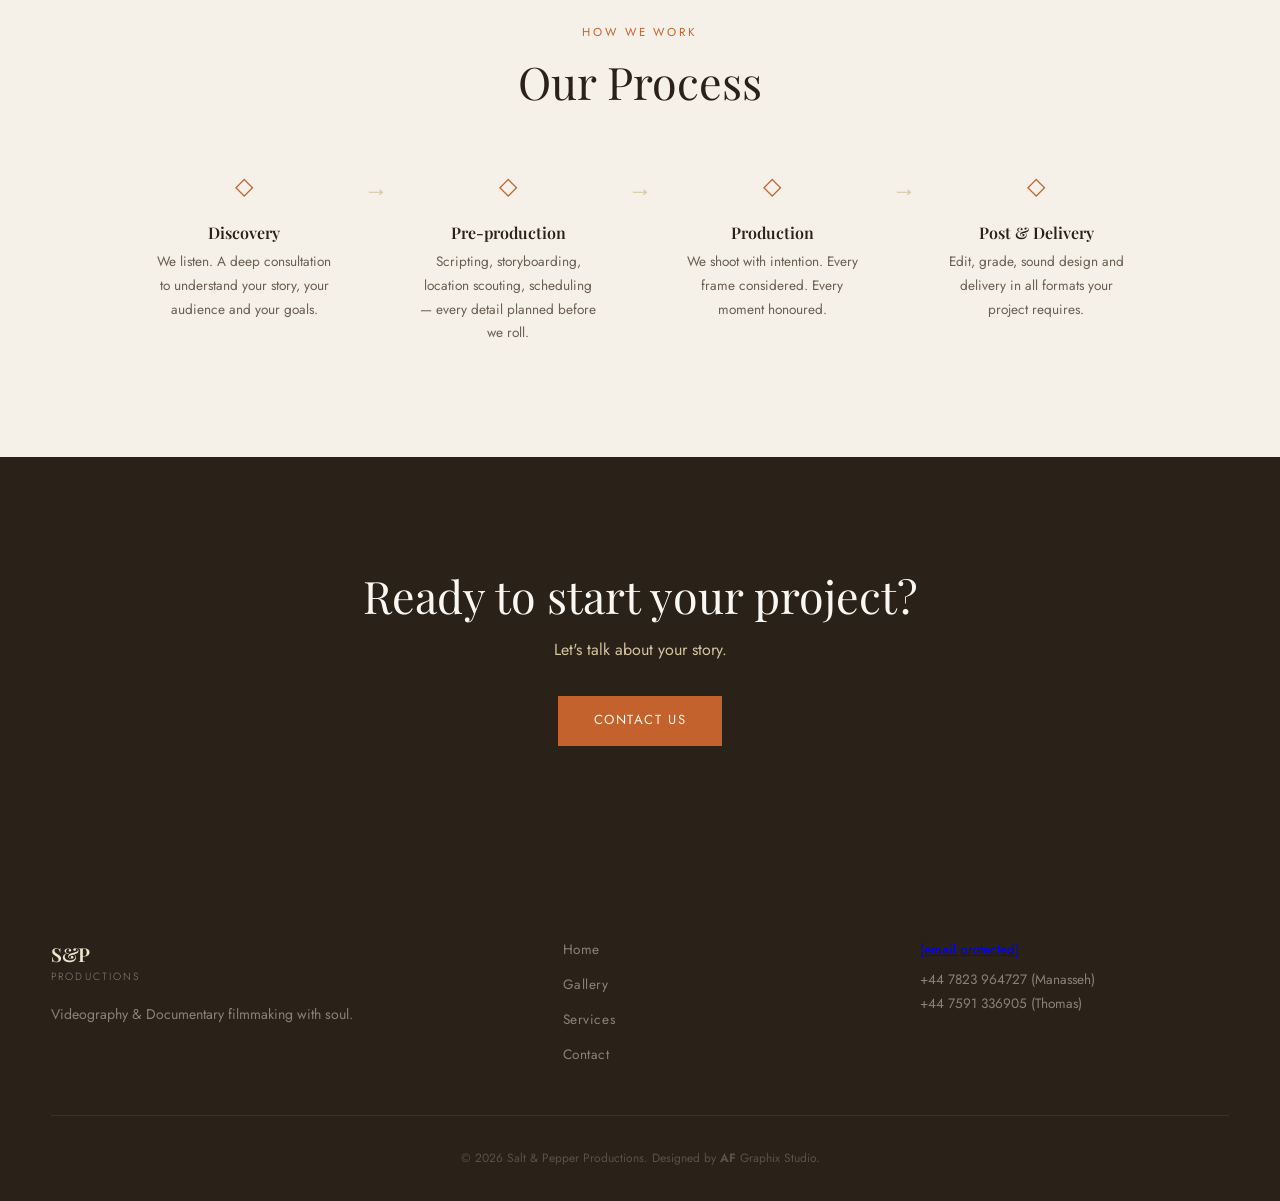
<file: services.html>
<!DOCTYPE html>
<html lang="en">
<head>
<meta charset="UTF-8">
<meta name="viewport" content="width=device-width, initial-scale=1.0">
<title>Services — Salt & Pepper Productions</title>
<link rel="preconnect" href="https://fonts.googleapis.com">
<link rel="preconnect" href="https://fonts.gstatic.com" crossorigin>
<link href="https://fonts.googleapis.com/css2?family=Playfair+Display:ital,wght@0,400;0,600;1,400&family=Jost:wght@300;400;500&display=swap" rel="stylesheet">
<link rel="stylesheet" href="style.css">
</head>
<body>

<!-- NAV -->
<nav class="nav">
  <ul class="nav-links nav-links--left">
    <li><a href="index.html">Home</a></li>
    <li><a href="gallery.html">Gallery</a></li>
  </ul>
  <a href="index.html" class="nav-logo-img">
    <img src="assets/logo.png" alt="Salt &amp; Pepper Productions" onerror="this.parentElement.classList.add('nav-logo-fallback'); this.style.display='none';">
    <span class="nav-logo-text">S&amp;P<em>Productions</em></span>
  </a>
  <ul class="nav-links nav-links--right">
    <li><a href="services.html" class="active">Services</a></li>
    <li><a href="contact.html">Contact</a></li>
  </ul>
  <button class="nav-toggle" onclick="toggleMenu()">&#9776;</button>
</nav>

<!-- PAGE HEADER -->
<header class="page-header">
  <p class="section-label">What We Do</p>
  <h1>Our <em>Services</em></h1>
  <p class="page-header-sub">Every project is unique. We offer tailored quotes for multi-day shoots, feature films, brand campaigns, and long-term partnerships. <br> <strong>0-10 miles</strong> = FREE <strong>10-30 miles</strong> = &pound;15 - &pound;30, <strong>30 - 60 miles</strong> = &pound;40 - &pound;70, <strong>60+ miles</strong> = Custom Quote.</p>
</header>

<!-- SERVICES LIST -->
<section class="services-section">

  <div class="service-item">
    <div class="service-num">01</div>
    <div class="service-content">
      <h2>Documentary Filming & Short Films</h2>
      <p>From initial concept and research through to final grade and distribution, we handle full-cycle documentary production. Here are our local prices:</p>
      <ul class="service-list">
        <li>Filming Day Rate &pound;250 - &pound;400</li>
        <li>Editing Day Rate &pound;200 - &pound;350 </li>
        <li>Pre-Production: &pound;100 - &pound;200 per day.</li>
        <li>Non-Local: +&pound;20 - &pound;40 travel fee</li>
        <li>Pricing depends on filming days, crew size, travel, editing complexity, and deliverables.</li>
      </ul>
    </div>
  </div>

  <div class="service-item service-item--reverse">
    <div class="service-num">02</div>
    <div class="service-content">
      <h2>Music Videos</h2>
      <p>We approach videography the same way we approach all our work — with patience, discretion and an eye for the moments that make the shoot irreplaceable. Here are our local prices:</p>
      <ul class="service-list">
        <li>Basic (1 location, 1 camera, simple edit, colur grade): &pound;400 - &pound;600</li>
        <li>Standard (2-3 locations, lighting kit, stabiliser, creative direction): &pound;700 - &pound;1 000</li>
        <li>Cinematic (Multi-camera, advanced lighting, storyline, VFX, sound design): &pound;1 200 - &pound;2 000 </li>

      </ul>
    </div>
  </div>

  <div class="service-item">
    <div class="service-num">03</div>
    <div class="service-content">
      <h2>Feature Films</h2>
       <p>Here are our local prices:</p>
      <ul class="service-list">
        <li>Director/DP: &pound;300 - &pound;450/day.</li>
        <li>Camera Operator: &pound;200 - &pound;300/day.</li>
        <li>Editor: &pound;250 - &pound;350/day.</li>
        <li>Sound: &pound;150 - &pound;250/day.</li>
      </ul>
    </div>
  </div>

  <div class="service-item service-item--reverse">
    <div class="service-num">04</div>
    <div class="service-content">
      <h2>Adverts / Commercial Content</h2>
      <p>Level up your brand with cinematic promotional videos. Clean visuals. Strong message. Real results.</p>
      <ul class="service-list">
        <li>Small Business Promo: (1-2 hours filming):&pound;150 - &pound;300</li>
        <li>Half Day Advert: &pound;300 - &pound;500</li>
        <li>Full Day Advert: &pound;600 - &pound;900</li>
        <li>Add-ons: Scriptwriting (&pound;50 - &pound;150), Voiceover (&pound;50 - &pound;100), Product Photography (&pound;50 - &pound;150)</li>

      </ul>
    </div>
  </div>

  <div class="service-item">
    <div class="service-num">05</div>
    <div class="service-content">
      <h2>Sports Photography & Videography</h2>
      <p>Here are our local prices:</p>
      <ul class="service-list">
        <li>Sports Photography (per match): &pound;80 - &pound;150</li>
        <li>Sports Videography (per match): &pound;120 - &pound;250</li>
        <li>Season Packages: &pound;500 - &pound;1 200</li>
      </ul>
    </div>
  </div>

  <div class="service-item service-item--reverse">
    <div class="service-num">06</div>
    <div class="service-content">
      <h2>Event Photography & Videography</h2>
      <p>Here are our local prices:</p>
      <ul class="service-list">
        <li>1 - 2 hours (Photography): &pound;80 - &pound;150, (Videography): &pound;120 - &pound;200 </li>
        <li>Half Day (4 Hours): Photography &pound;150 - &pound;250, videography &pound;250 - &pound;350</li>
        <li>Full Day(8 Hours): Photography &pound;300 - &pound;450, Videography &pound;450 - &pound;650 </li>
      </ul>
    </div>
    
  </div>

  <div class="service-item">
    <div class="service-num">07</div>
    <div class="service-content">
      <h2>Food Photography & Restaurant Content</h2>
      <p>Here are our local prices:</p>
      <ul class="service-list">
        <li>Basic (10-15 photos): &pound;80 - &pound;120</li>
        <li>Standard (20 - 30 photos + short clips): &pound;150 - &pound;250</li>
        <li>Full Content Day: &pound;300 - &pound;500</li>
      </ul>
    </div>

  </div>

  <div class="service-item service-item--reverse">
    <div class="service-num">08</div>
    <div class="service-content">
      <h2>Barber Shop Videos</h2>
      <p>Here are our local prices:</p>
      <ul class="service-list">
        <li>Single Cinematic Video: &pound;80 - &pound;150 </li>
        <li>Monthly Package (4 videos): &pound;250 - &pound;400</li>
        <div class="service-content">
      <h2>Short-Form Content (TikTok, Reels, YouTube Shorts)</h2>
      <p>Here are our local prices:</p>
      <ul class="service-list">
        <li>3 Videos: &pound;50 - &pound;80 </li>
        <li>10 Videos: &pound;120 - &pound;200</li>
        <li>Monthly Package (20-30 videos): &pound;250 - &pound;450</li>
      </ul>
    </div>
  </div>

</section>

<!-- PROCESS STRIP -->
<section class="process-strip">
  <p class="section-label centered">How We Work</p>
  <h2 class="centered">Our Process</h2>
  <div class="process-steps">
    <div class="process-step">
      <span class="process-icon">&#9671;</span>
      <h3>Discovery</h3>
      <p>We listen. A deep consultation to understand your story, your audience and your goals.</p>
    </div>
    <div class="process-arrow">&#8594;</div>
    <div class="process-step">
      <span class="process-icon">&#9671;</span>
      <h3>Pre-production</h3>
      <p>Scripting, storyboarding, location scouting, scheduling — every detail planned before we roll.</p>
    </div>
    <div class="process-arrow">&#8594;</div>
    <div class="process-step">
      <span class="process-icon">&#9671;</span>
      <h3>Production</h3>
      <p>We shoot with intention. Every frame considered. Every moment honoured.</p>
    </div>
    <div class="process-arrow">&#8594;</div>
    <div class="process-step">
      <span class="process-icon">&#9671;</span>
      <h3>Post &amp; Delivery</h3>
      <p>Edit, grade, sound design and delivery in all formats your project requires.</p>
    </div>
  </div>
</section>

<!-- CTA -->
<section class="gallery-cta">
  <h2>Ready to start your project?</h2>
  <p>Let's talk about your story.</p>
  <a href="contact.html" class="btn-primary">Contact Us</a>
</section>

<!-- FOOTER -->
<footer class="footer">
  <div class="footer-inner">
    <div class="footer-brand">
      <span class="footer-logo-text">S&amp;P<span>Productions</span></span>
      <p>Videography &amp; Documentary filmmaking with soul.</p>
    </div>
    <div class="footer-links">
      <a href="index.html">Home</a>
      <a href="gallery.html">Gallery</a>
      <a href="services.html">Services</a>
      <a href="contact.html">Contact</a>
    </div>
    <div class="footer-contact">
      <p><a href="/cdn-cgi/l/email-protection" class="__cf_email__" data-cfemail="0d65686161624d7e6c61797d687d7d687f7d7f6269786e796462637e236e6260">[email&#160;protected]</a></p>
      <p>+44 7823 964727 (Manasseh) <br>+44 7591 336905 (Thomas)</p>
    </div>
  </div>
  <p class="footer-copy">&copy; 2026 Salt &amp; Pepper Productions. Designed by <strong>AF</strong> Graphix Studio.</p>
</footer>
<script src="main.js"></script>
</body>
</html>
</file>
<file: style.css>
/* ============================================
   SALT & PEPPER PRODUCTIONS — STYLESHEET
   Warm organic / earthy documentary aesthetic
   ============================================ */

:root {
  --cream: #F5F0E8;
  --parchment: #EDE4D0;
  --sand: #D4C4A0;
  --clay: #A0846A;
  --bark: #6B4F3A;
  --charcoal: #2A2118;
  --ash: #8A8278;
  --warm-white: #FAF7F2;
  --accent: #C4622D;
  --accent-light: #E8956A;
  --text: #2A2118;
  --text-muted: #6B5F52;
  --nav-h: 72px;
}

*, *::before, *::after { box-sizing: border-box; margin: 0; padding: 0; }

html { scroll-behavior: smooth; }

body {
  font-family: 'Jost', sans-serif;
  background: var(--warm-white);
  color: var(--text);
  font-size: 16px;
  line-height: 1.75;
  overflow-x: hidden;
}

img { max-width: 100%; display: block; }

/* ---- TYPOGRAPHY ---- */
h1, h2, h3, h4 {
  font-family: 'Playfair Display', Georgia, serif;
  line-height: 1.2;
  color: var(--charcoal);
}
h1 { font-size: clamp(2.4rem, 5vw, 4rem); font-weight: 600; }
h2 { font-size: clamp(1.8rem, 3.5vw, 2.8rem); font-weight: 400; }
h3 { font-size: 1.25rem; font-weight: 600; }
em { font-style: italic; color: var(--accent); }
p { color: var(--text-muted); }

/* ---- NAVIGATION ---- */
:root {
  --nav-top: 18px;
  --nav-pill-w: 88%;
}

.nav {
  position: fixed;
  top: var(--nav-top);
  left: 50%;
  transform: translateX(-50%);
  width: var(--nav-pill-w);
  max-width: 1100px;
  height: var(--nav-h);
  display: grid;
  grid-template-columns: 1fr auto 1fr;
  align-items: center;
  padding: 0 1.8rem;
  z-index: 100;
  background: rgba(250, 247, 242, 0.94);
  backdrop-filter: blur(12px);
  border: 1px solid var(--parchment);
  border-radius: 999px;
  box-shadow: 0 4px 24px rgba(42,33,24,0.10);
  transition: top 0.35s ease, box-shadow 0.3s, background 0.3s;
}

.nav.scrolled {
  top: 10px;
  background: rgba(250, 247, 242, 0.97);
  box-shadow: 0 6px 32px rgba(42,33,24,0.14);
}

.nav-links--left {
  list-style: none;
  display: flex;
  gap: 2rem;
  justify-content: flex-end;
  padding-right: 1.5rem;
}

.nav-links--right {
  list-style: none;
  display: flex;
  gap: 2rem;
  justify-content: flex-start;
  padding-left: 1.5rem;
}

.nav-links--left a,
.nav-links--right a {
  text-decoration: none;
  font-size: 0.78rem;
  letter-spacing: 0.14em;
  text-transform: uppercase;
  color: var(--text-muted);
  transition: color 0.2s;
  position: relative;
  padding-bottom: 2px;
  white-space: nowrap;
}
.nav-links--left a::after,
.nav-links--right a::after {
  content: '';
  position: absolute;
  bottom: -2px; left: 0; right: 0;
  height: 1px;
  background: var(--accent);
  transform: scaleX(0);
  transition: transform 0.25s ease;
}
.nav-links--left a:hover,
.nav-links--right a:hover,
.nav-links--left a.active,
.nav-links--right a.active { color: var(--accent); }
.nav-links--left a:hover::after,
.nav-links--right a:hover::after,
.nav-links--left a.active::after,
.nav-links--right a.active::after { transform: scaleX(1); }

.nav-logo-img {
  display: flex;
  align-items: center;
  justify-content: center;
  text-decoration: none;
}
.nav-logo-img img {
  height: 44px;
  width: auto;
  object-fit: contain;
  display: block;
  transition: transform 0.3s ease;
}
.nav-logo-img:hover img { transform: scale(1.06); }

.nav-logo-text {
  display: none;
  font-family: 'Playfair Display', serif;
  font-size: 1.2rem;
  font-weight: 600;
  color: var(--charcoal);
  letter-spacing: -0.02em;
  line-height: 1;
  text-align: center;
}
.nav-logo-text em {
  font-style: normal;
  font-family: 'Jost', sans-serif;
  font-weight: 300;
  font-size: 0.62rem;
  letter-spacing: 0.22em;
  text-transform: uppercase;
  display: block;
  color: var(--ash);
}
.nav-logo-fallback .nav-logo-text { display: block; }

.nav-toggle {
  display: none;
  background: none;
  border: none;
  font-size: 1.4rem;
  cursor: pointer;
  color: var(--charcoal);
}

/* ---- MOBILE NAV ---- */
@media (max-width: 768px) {
  :root { --nav-pill-w: 92%; --nav-top: 12px; }

  .nav {
    grid-template-columns: 1fr auto auto;
    padding: 0 1.2rem;
  }

  .nav-links--left,
  .nav-links--right { display: none; }

  .nav-links--left.open {
    display: flex;
    position: fixed;
    top: calc(var(--nav-top) + var(--nav-h) + 10px);
    left: 50%;
    transform: translateX(-50%);
    width: var(--nav-pill-w);
    background: rgba(250, 247, 242, 0.98);
    border: 1px solid var(--parchment);
    border-radius: 20px 20px 0 0;
    flex-direction: column;
    padding: 1.2rem 1.8rem 0.6rem;
    gap: 1rem;
    box-shadow: 0 -2px 0 rgba(0,0,0,0.04);
    backdrop-filter: blur(12px);
    z-index: 99;
  }

  .nav-links--right.open {
    display: flex;
    position: fixed;
    top: calc(var(--nav-top) + var(--nav-h) + 10px + 108px);
    left: 50%;
    transform: translateX(-50%);
    width: var(--nav-pill-w);
    background: rgba(250, 247, 242, 0.98);
    border: 1px solid var(--parchment);
    border-top: none;
    border-radius: 0 0 20px 20px;
    flex-direction: column;
    padding: 0.6rem 1.8rem 1.2rem;
    gap: 1rem;
    box-shadow: 0 8px 30px rgba(42,33,24,0.12);
    backdrop-filter: blur(12px);
    z-index: 99;
  }

  .nav-logo-img { grid-column: 2; }
  .nav-toggle { display: block; grid-column: 3; }
}

/* ---- BUTTONS ---- */
.btn-primary {
  display: inline-block;
  padding: 0.85rem 2.2rem;
  background: var(--accent);
  color: var(--warm-white);
  text-decoration: none;
  font-family: 'Jost', sans-serif;
  font-size: 0.82rem;
  letter-spacing: 0.12em;
  text-transform: uppercase;
  border: none;
  cursor: pointer;
  transition: background 0.2s, transform 0.15s;
}
.btn-primary:hover { background: var(--bark); transform: translateY(-1px); }

.btn-secondary {
  display: inline-block;
  padding: 0.8rem 2rem;
  background: transparent;
  color: var(--charcoal);
  text-decoration: none;
  font-family: 'Jost', sans-serif;
  font-size: 0.82rem;
  letter-spacing: 0.12em;
  text-transform: uppercase;
  border: 1px solid var(--bark);
  transition: background 0.2s, color 0.2s;
}
.btn-secondary:hover { background: var(--bark); color: var(--warm-white); }

.btn-full { width: 100%; text-align: center; }

/* ---- HERO ---- */
.hero {
  position: relative;
  height: 100vh;
  min-height: 600px;
  display: flex;
  align-items: center;
  justify-content: center;
  overflow: hidden;
}
.hero-video-wrap {
  position: absolute;
  inset: 0;
  z-index: 0;
}
.hero-video-wrap iframe {
  width: 100%;
  height: 100%;
  pointer-events: none;
  /* Scale to cover */
  transform: scale(1.15);
}
/*.hero-overlay {
  position: absolute;
  inset: 0;
  background: linear-gradient(to bottom,
    rgba(30,20,12,0.55) 0%,
    rgba(30,20,12,0.7) 60%,
    rgba(30,20,12,0.85) 100%);
} */
.hero-content {
  position: relative;
  z-index: 2;
  text-align: center;
  color: var(--warm-white);
  padding: 0 5%;
  animation: fadeUp 1s ease 0.3s both;
}
.hero-eyebrow {
  font-family: 'Jost', sans-serif;
  font-size: 0.78rem;
  letter-spacing: 0.25em;
  text-transform: uppercase;
  color: var(--accent-light);
  margin-bottom: 1rem;
}
.hero-title {
  font-family: 'Playfair Display', serif;
  font-size: clamp(3rem, 7vw, 6rem);
  font-weight: 600;
  color: var(--warm-white);
  line-height: 1.1;
  margin-bottom: 1.2rem;
}
.hero-title em { color: var(--accent-light); }
.hero-sub {
  font-size: 1.1rem;
  color: rgba(250,247,242,0.75);
  max-width: 480px;
  margin: 0 auto 2.5rem;
  font-weight: 300;
}
.scroll-hint {
  position: absolute;
  bottom: 2rem;
  left: 50%;
  transform: translateX(-50%);
  z-index: 2;
  text-align: center;
  animation: fadeUp 1s ease 1s both;
}
.scroll-hint span {
  display: block;
  width: 1px;
  height: 48px;
  background: rgba(250,247,242,0.5);
  margin: 0 auto 0.5rem;
  animation: scrollLine 1.5s ease infinite;
}
.scroll-hint p {
  font-size: 0.68rem;
  letter-spacing: 0.2em;
  text-transform: uppercase;
  color: rgba(250,247,242,0.5);
}

/* Showreel text */
.showreel-text {
  text-align: center;
  margin-bottom: 10px;
  font-family: 'Playfair Display', Georgia, serif;
  font-size: clamp(1.2rem, 4vw, 1.875rem);
  padding: 0 4%;
}
/* Showreel hero page */
.showreel {
  display: flex;
  justify-content: center;
  padding: 0 4%;
}
.showreel iframe {
  width: 100%;
  max-width: 700px;
  aspect-ratio: 16/9;
  height: auto;
}

/* ---- ABOUT ---- */
.about {
  padding: 8rem 4%;
  background: var(--warm-white);
}
.about-inner {
  max-width: 1200px;
  margin: 0 auto;
  display: grid;
  grid-template-columns: 1fr 1fr;
  gap: 6rem;
  align-items: center;
}
.about-image-wrap { position: relative; }
.about-img-frame {
  position: relative;
  aspect-ratio: 4/5;
  overflow: hidden;
}
.about-img-frame::before {
  content: '';
  position: absolute;
  inset: -14px;
  border: 1px solid var(--sand);
  z-index: -1;
}
.about-img-frame img {
  width: 100%;
  height: 100%;
  object-fit: cover;
  filter: sepia(15%) contrast(1.05);
  transition: transform 0.6s ease;
}
.about-img-frame:hover img { transform: scale(1.03); }
.about-badge {
  position: absolute;
  bottom: -1.5rem;
  right: -1.5rem;
  background: var(--accent);
  color: var(--warm-white);
  padding: 1.2rem 1.4rem;
  text-align: center;
  max-width: 60%;
}
.badge-num {
  display: block;
  font-family: 'Playfair Display', serif;
  font-size: clamp(1rem, 3vw, 2.2rem);
  font-weight: 600;
  line-height: 1.2;
}
.badge-label {
  font-size: 0.7rem;
  letter-spacing: 0.1em;
  text-transform: uppercase;
  opacity: 0.85;
}

.section-label {
  font-size: 0.72rem;
  letter-spacing: 0.25em;
  text-transform: uppercase;
  color: var(--accent);
  font-family: 'Jost', sans-serif;
  margin-bottom: 0.8rem;
  display: block;
}
.section-label.centered { text-align: center; }
.centered { text-align: center; }

.about-text h2 { margin-bottom: 1.5rem; }
.about-text p { margin-bottom: 1rem; }

.about-stats {
  display: grid;
  grid-template-columns: repeat(3, 1fr);
  gap: 1.5rem;
  margin: 2.5rem 0;
  padding: 2rem 0;
  border-top: 1px solid var(--parchment);
  border-bottom: 1px solid var(--parchment);
}
.stat-num {
  display: block;
  font-family: 'Playfair Display', serif;
  font-size: 2.2rem;
  font-weight: 600;
  color: var(--charcoal);
  line-height: 1;
}
.stat-label {
  font-size: 0.75rem;
  letter-spacing: 0.06em;
  color: var(--ash);
  text-transform: uppercase;
}

/* ---- FEATURED STRIP ---- */
.featured-strip {
  padding: 8rem 4%;
  background: var(--cream);
}
.featured-strip h2 { margin-bottom: 3rem; }
.featured-grid {
  max-width: 1200px;
  margin: 0 auto;
  display: grid;
  grid-template-columns: 1fr 1fr 1fr;
  gap: 2px;
}
.feat-card {
  position: relative;
  overflow: hidden;
  cursor: pointer;
}
.feat-card--tall { grid-row: span 1; }
.feat-thumb {
  aspect-ratio: 3/4;
  background-size: cover;
  background-position: center;
  filter: sepia(20%) contrast(1.05);
  transition: transform 0.5s ease, filter 0.4s;
}
.feat-card:hover .feat-thumb {
  transform: scale(1.04);
  filter: sepia(5%) contrast(1.08);
}
.feat-info {
  padding: 1.2rem 1rem;
  background: var(--warm-white);
}
.feat-tag {
  font-size: 0.68rem;
  letter-spacing: 0.18em;
  text-transform: uppercase;
  color: var(--accent);
  display: inline-block;
  margin-bottom: 0.4rem;
}
.feat-info h3 { font-size: 1.1rem; margin-bottom: 0.3rem; }
.feat-info p { font-size: 0.85rem; }

/* ---- TAGLINE BAND ---- */
.tagline-band {
  padding: 5rem 4%;
  background: var(--charcoal);
  text-align: center;
}
.tagline-band p {
  font-family: 'Playfair Display', serif;
  font-size: clamp(1.4rem, 3vw, 2.2rem);
  font-style: italic;
  color: var(--parchment);
  max-width: 800px;
  margin: 0 auto;
  line-height: 1.6;
}

/* ---- PAGE HEADER ---- */
.page-header {
  padding: calc(var(--nav-h) + 5rem) 4% 5rem;
  background: var(--cream);
  text-align: center;
  border-bottom: 1px solid var(--parchment);
}
.page-header h1 { margin-bottom: 1rem; }
.page-header-sub {
  font-size: 1.05rem;
  color: var(--ash);
  max-width: 520px;
  margin: 0 auto;
}

/* ---- FILTER BAR ---- */
.filter-bar {
  display: flex;
  gap: 0.5rem;
  flex-wrap: wrap;
  justify-content: center;
  padding: 2.5rem 4% 0;
  background: var(--warm-white);
}
.filter-btn {
  padding: 0.5rem 1.4rem;
  border: 1px solid var(--sand);
  background: transparent;
  font-family: 'Jost', sans-serif;
  font-size: 0.78rem;
  letter-spacing: 0.1em;
  text-transform: uppercase;
  cursor: pointer;
  color: var(--text-muted);
  transition: all 0.2s;
}
.filter-btn:hover, .filter-btn.active {
  background: var(--accent);
  border-color: var(--accent);
  color: var(--warm-white);
}

/* ---- GALLERY GRID ---- */
.gallery-grid {
  max-width: 1200px;
  margin: 3rem auto;
  padding: 0 4%;
  display: grid;
  grid-template-columns: repeat(auto-fill, minmax(340px, 1fr));
  gap: 2.5rem;
}
.video-card {
  background: var(--cream);
  overflow: hidden;
  transition: transform 0.3s ease, box-shadow 0.3s;
}
.video-card:hover {
  transform: translateY(-4px);
  box-shadow: 0 12px 40px rgba(42,33,24,0.12);
}
.video-embed {
  position: relative;
  aspect-ratio: 16/9;
  overflow: hidden;
}
.video-embed iframe {
  position: absolute;
  inset: 0;
  width: 100%;
  height: 100%;
  border: none;
}
.video-meta {
  padding: 1.2rem 1.4rem 1.5rem;
}
.video-meta h3 { font-size: 1.15rem; margin: 0.4rem 0 0.5rem; }
.video-meta p { font-size: 0.88rem; }

/* ---- GALLERY CTA ---- */
.gallery-cta {
  text-align: center;
  padding: 7rem 4%;
  background: var(--charcoal);
  color: var(--warm-white);
}
.gallery-cta h2 {
  color: var(--warm-white);
  margin-bottom: 0.8rem;
}
.gallery-cta p { color: var(--sand); margin-bottom: 2rem; }

/* ---- SERVICES ---- */
.services-section {
  max-width: 1200px;
  margin: 5rem auto;
  padding: 0 4%;
}
.service-item {
  display: grid;
  grid-template-columns: 60px 1fr 400px;
  gap: 3rem;
  align-items: center;
  padding: 5rem 0;
  border-bottom: 1px solid var(--parchment);
}
.service-item--reverse {
  grid-template-columns: 60px 1fr 400px;
  direction: rtl;
}
.service-item--reverse > * { direction: ltr; }

.service-num {
  font-family: 'Playfair Display', serif;
  font-size: 3rem;
  font-weight: 600;
  color: var(--parchment);
  line-height: 1;
  user-select: none;
}
.service-content h2 { margin-bottom: 1rem; }
.service-content p { margin-bottom: 1.2rem; }
.service-list {
  list-style: none;
  padding: 0;
  margin-top: 0.5rem;
}
.service-list li {
  padding: 0.4rem 0 0.4rem 1.2rem;
  position: relative;
  font-size: 0.9rem;
  color: var(--text-muted);
  border-bottom: 1px solid var(--parchment);
}
.service-list li::before {
  content: '—';
  position: absolute;
  left: 0;
  color: var(--accent);
}
.service-image {
  aspect-ratio: 4/3;
  background-size: cover;
  background-position: center;
  filter: sepia(15%) contrast(1.05);
}

/* ---- PROCESS STRIP ---- */
.process-strip {
  padding: 7rem 4%;
  background: var(--cream);
}
.process-strip h2 { margin-bottom: 3.5rem; }
.process-steps {
  max-width: 1000px;
  margin: 0 auto;
  display: flex;
  align-items: flex-start;
  gap: 1rem;
}
.process-step {
  flex: 1;
  text-align: center;
  padding: 0 1rem;
}
.process-icon {
  font-size: 1.5rem;
  color: var(--accent);
  display: block;
  margin-bottom: 1rem;
}
.process-step h3 { font-size: 1rem; margin-bottom: 0.5rem; }
.process-step p { font-size: 0.85rem; }
.process-arrow {
  color: var(--sand);
  font-size: 1.5rem;
  padding-top: 0.3rem;
  flex-shrink: 0;
}

/* ---- CONTACT ---- */
.contact-section {
  padding: 5rem 4% 8rem;
}
.contact-inner {
  max-width: 1100px;
  margin: 0 auto;
  display: grid;
  grid-template-columns: 1fr 380px;
  gap: 6rem;
  align-items: start;
}

.contact-form-wrap label {
  display: block;
  font-size: 0.78rem;
  letter-spacing: 0.1em;
  text-transform: uppercase;
  color: var(--bark);
  margin-bottom: 0.4rem;
}
.form-row {
  display: grid;
  grid-template-columns: 1fr 1fr;
  gap: 1.2rem;
}
.form-group { margin-bottom: 1.4rem; }
input[type="text"],
input[type="email"],
input[type="tel"],
select,
textarea {
  width: 100%;
  padding: 0.8rem 1rem;
  border: 1px solid var(--sand);
  background: var(--cream);
  font-family: 'Jost', sans-serif;
  font-size: 0.95rem;
  color: var(--text);
  outline: none;
  transition: border-color 0.2s;
}
input:focus, select:focus, textarea:focus {
  border-color: var(--accent);
}
textarea { resize: vertical; }
.form-note {
  font-size: 0.78rem;
  color: var(--ash);
  margin-top: 0.8rem;
  text-align: center;
}

.form-success {
  display: none;
  text-align: center;
  padding: 4rem 2rem;
  background: var(--cream);
}
.form-success.visible { display: block; }
.success-icon {
  font-size: 3rem;
  color: var(--accent);
  margin-bottom: 1rem;
}
.form-success h3 { margin-bottom: 0.5rem; }
.form-success p { margin-bottom: 2rem; }
#contact-form.hidden { display: none; }

.contact-detail {
  display: flex;
  align-items: flex-start;
  gap: 1.2rem;
  margin-bottom: 2rem;
}
.contact-icon {
  font-size: 1rem;
  color: var(--accent);
  margin-top: 0.15rem;
  flex-shrink: 0;
}
.contact-detail h4 {
  font-family: 'Jost', sans-serif;
  font-size: 0.72rem;
  letter-spacing: 0.15em;
  text-transform: uppercase;
  color: var(--accent);
  margin-bottom: 0.3rem;
}
.contact-detail p { font-size: 0.95rem; }
.contact-quote {
  margin-top: 3rem;
  padding: 1.5rem;
  border-left: 2px solid var(--accent);
  background: var(--cream);
}
.contact-quote p {
  font-family: 'Playfair Display', serif;
  font-style: italic;
  font-size: 1rem;
  margin-bottom: 0.5rem;
  color: var(--charcoal);
}
.contact-quote span { font-size: 0.78rem; color: var(--ash); }

/* ---- FOOTER ---- */
.footer-logo-text {
  font-family: 'Playfair Display', serif;
  font-size: 1.2rem;
  font-weight: 600;
  color: var(--parchment);
  letter-spacing: -0.02em;
  display: inline-block;
  margin-bottom: 0.5rem;
}
.footer-logo-text span {
  font-family: 'Jost', sans-serif;
  font-weight: 300;
  font-size: 0.65rem;
  letter-spacing: 0.2em;
  text-transform: uppercase;
  display: block;
  color: var(--ash);
  line-height: 1.2;
}

.footer {
  background: var(--charcoal);
  padding: 5rem 4% 2rem;
}
.footer-inner {
  max-width: 1200px;
  margin: 0 auto;
  display: grid;
  grid-template-columns: 1.5fr 1fr 1fr;
  gap: 3rem;
  padding-bottom: 3rem;
  border-bottom: 1px solid rgba(255,255,255,0.08);
  margin-bottom: 2rem;
}
.footer-brand .nav-logo { color: var(--parchment); }
.footer-brand p { font-size: 0.88rem; color: var(--ash); margin-top: 0.6rem; }
.footer-links {
  display: flex;
  flex-direction: column;
  gap: 0.7rem;
}
.footer-links a {
  text-decoration: none;
  font-size: 0.85rem;
  color: var(--ash);
  transition: color 0.2s;
  letter-spacing: 0.04em;
}
.footer-links a:hover { color: var(--accent-light); }
.footer-contact p { font-size: 0.85rem; color: var(--ash); margin-bottom: 0.4rem; }
.footer-copy {
  text-align: center;
  font-size: 0.75rem;
  color: rgba(138,130,120,0.5);
  max-width: 1200px;
  margin: 0 auto;
}

/* ---- ANIMATIONS ---- */
@keyframes fadeUp {
  from { opacity: 0; transform: translateY(28px); }
  to { opacity: 1; transform: translateY(0); }
}
@keyframes scrollLine {
  0%   { transform: scaleY(1); transform-origin: top; }
  50%  { transform: scaleY(0); transform-origin: top; }
  51%  { transform: scaleY(0); transform-origin: bottom; }
  100% { transform: scaleY(1); transform-origin: bottom; }
}

.reveal {
  opacity: 0;
  transform: translateY(30px);
  transition: opacity 0.7s ease, transform 0.7s ease;
}
.reveal.visible {
  opacity: 1;
  transform: translateY(0);
}

/* ---- RESPONSIVE ---- */
@media (max-width: 1024px) {
  .about-inner { grid-template-columns: 1fr; gap: 3rem; }
  .about-image-wrap { max-width: 480px; margin: 0 auto; }
  .featured-grid { grid-template-columns: 1fr 1fr; }
  .service-item,
  .service-item--reverse { grid-template-columns: 1fr; }
  .service-image { max-height: 280px; }
  .service-num { display: none; }
  .process-steps { flex-wrap: wrap; justify-content: center; }
  .process-arrow { display: none; }
  .contact-inner { grid-template-columns: 1fr; }
  .footer-inner { grid-template-columns: 1fr 1fr; }
}

@media (max-width: 640px) {
  .featured-grid { grid-template-columns: 1fr; }
  .gallery-grid { grid-template-columns: 1fr; }
  .about-stats { grid-template-columns: 1fr 1fr; }
  .form-row { grid-template-columns: 1fr; }
  .footer-inner { grid-template-columns: 1fr; }
  .hero-title { font-size: 2.8rem; }

  /* Showreel */
  .showreel-text { font-size: 1.1rem; }

  /* About badge repositioned on small screens */
  .about-badge {
    right: 0;
    bottom: 0;
    position: relative;
    display: inline-block;
    margin-top: 1rem;
  }
  .about-image-wrap { overflow: visible; }

  /* Services */
  .service-item,
  .service-item--reverse {
    padding: 3rem 0;
  }

  /* Contact info stacks nicely */
  .contact-inner { gap: 3rem; }

  /* Page header padding */
  .page-header {
    padding: calc(var(--nav-h) + 3rem) 4% 3rem;
  }

  /* Process steps */
  .process-step { min-width: 140px; }

  /* Buttons full-width on mobile */
  .btn-primary, .btn-secondary {
    width: 100%;
    text-align: center;
    display: block;
  }
  .hero-content .btn-primary,
  .about-text .btn-secondary,
  .gallery-cta .btn-primary {
    display: inline-block;
    width: auto;
  }
}

.credits {
  justify-content: center;
}
/* ---- INSTAGRAM BUTTON ---- */
.btn-instagram {
  display: flex;
  align-items: center;
  justify-content: center;
  gap: 0.6rem;
  padding: 0.85rem 2.2rem;
  background: linear-gradient(135deg, #833ab4, #fd1d1d, #fcb045);
  color: #fff;
  text-decoration: none;
  font-family: 'Jost', sans-serif;
  font-size: 0.82rem;
  letter-spacing: 0.12em;
  text-transform: uppercase;
  border: none;
  cursor: pointer;
  transition: opacity 0.2s, transform 0.15s;
  margin-top: 0.8rem;
}
.btn-instagram:hover { opacity: 0.88; transform: translateY(-1px); }

/* ---- FORM DIVIDER ---- */
.form-divider {
  display: flex;
  align-items: center;
  gap: 1rem;
  margin: 1.2rem 0 0;
  color: var(--ash);
  font-size: 0.75rem;
  letter-spacing: 0.1em;
  text-transform: uppercase;
}
.form-divider::before,
.form-divider::after {
  content: '';
  flex: 1;
  height: 1px;
  background: var(--sand);
}
</file>
